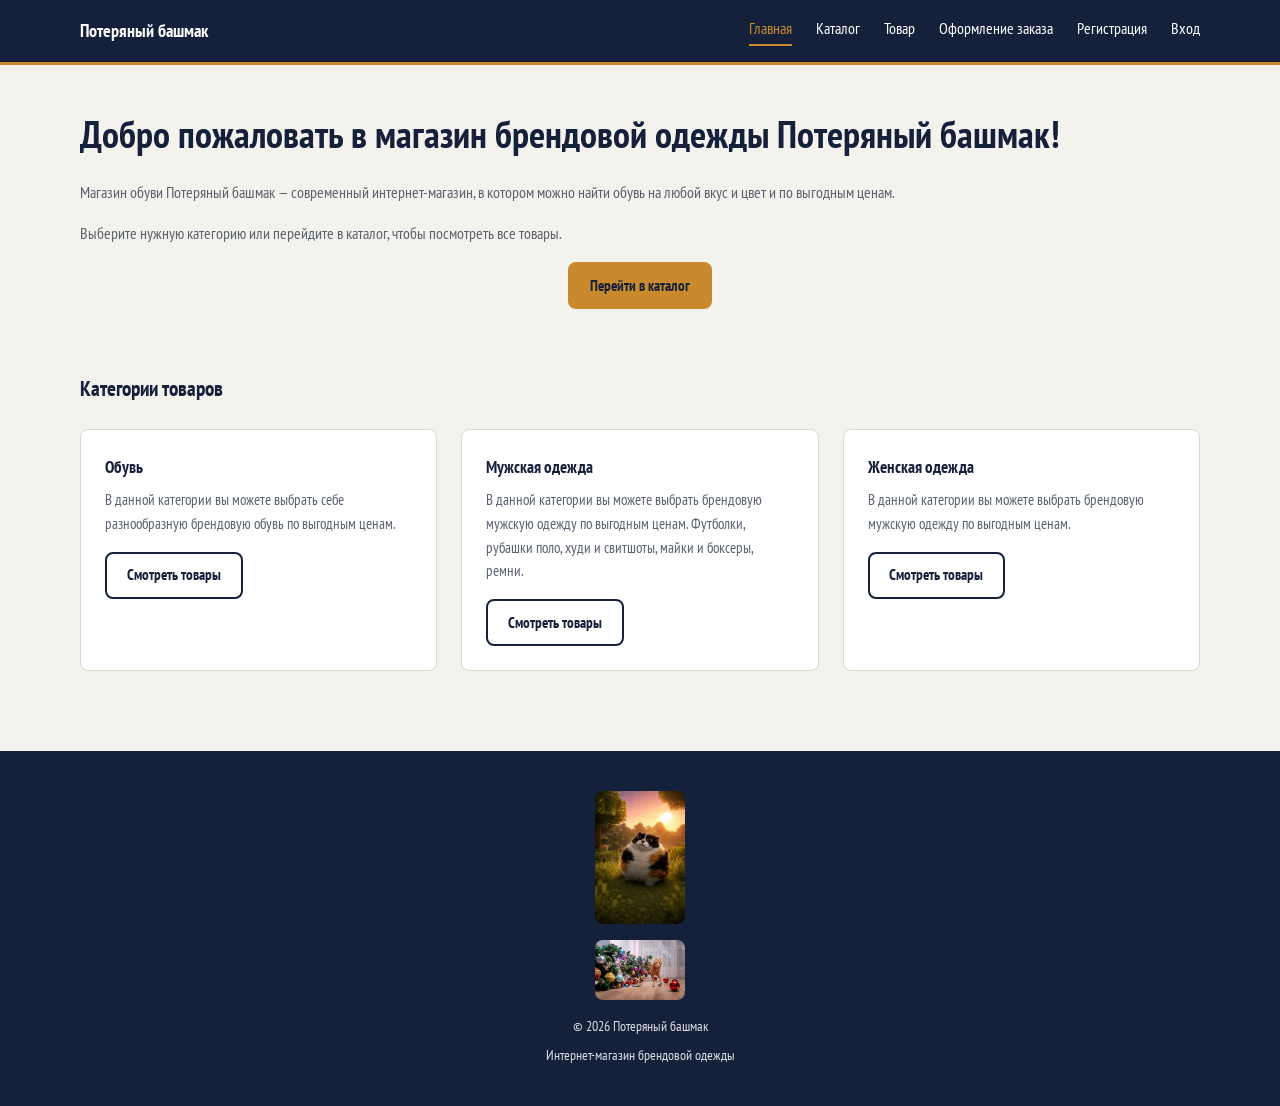
<file: index.html>
<!DOCTYPE html>
<html lang="ru">
<head>
    <meta charset="UTF-8">
    <meta name="viewport" content="width=device-width, initial-scale=1.0">
    <title>Потеряный башмак — интернет-магазин обуви и одежды</title>
    <link rel="preconnect" href="https://fonts.googleapis.com">
    <link rel="preconnect" href="https://fonts.gstatic.com" crossorigin>
    <link rel="stylesheet" href="css/style.css">
</head>
<body>
<header class="site-header">
    <div class="container">
        <div>
            <a href="index.html" class="site-header__logo">Потеряный башмак</a>
        </div>

        <nav class="site-header__nav">
            <a href="index.html" class="site-header__link site-header__link--active">Главная</a>
            <a href="pages/catalog.html" class="site-header__link">Каталог</a>
            <a href="pages/product.html" class="site-header__link">Товар</a>
            <a href="pages/order.html" class="site-header__link">Оформление заказа</a>
            <a href="pages/registration.html" class="site-header__link">Регистрация</a>
            <a href="pages/login.html" class="site-header__link">Вход</a>
        </nav>
    </div>
</header>

<main>
    <section class="hero">
        <div class="container">
            <h1>Добро пожаловать в магазин брендовой одежды Потеряный башмак!</h1>
            <p class="hero__text">
                Магазин обуви Потеряный башмак — современный интернет-магазин,
                в котором можно найти обувь на любой вкус и цвет и по выгодным ценам.
            </p>
            <p class="hero__text">
                Выберите нужную категорию или перейдите
                в каталог, чтобы посмотреть все товары.
            </p>
            <a href="pages/catalog.html" class="btn btn--primary">
                Перейти в каталог
            </a>
        </div>
    </section>

    <section class="categories">
        <div class="container">
            <h2 class="categories__title">Категории товаров</h2>

            <div class="categories__grid">
                <article class="category-card">
                    <h3 class="category-card__title">Обувь</h3>
                    <p class="category-card__text">
                        В данной категории вы можете выбрать себе разнообразную брендовую обувь по выгодным ценам.
                    </p>
                    <a href="pages/catalog.html" class="btn btn--outline">
                        Смотреть товары
                    </a>
                </article>

                <article class="category-card">
                    <h3 class="category-card__title">Мужская одежда</h3>
                    <p class="category-card__text">
                        В данной категории вы можете выбрать брендовую мужскую одежду по выгодным ценам.
                        Футболки, рубашки поло, худи и свитшоты, майки и боксеры, ремни.
                    </p>
                    <a href="pages/catalog.html" class="btn btn--outline">
                        Смотреть товары
                    </a>
                </article>

                <article class="category-card">
                    <h3 class="category-card__title">Женская одежда</h3>
                    <p class="category-card__text">
                        В данной категории вы можете выбрать брендовую мужскую одежду по выгодным ценам.
                    </p>
                    <a href="pages/catalog.html" class="btn btn--outline">
                        Смотреть товары
                    </a>
                </article>
            </div>
        </div>
    </section>
</main>

<footer class="site-footer">
    <div class="container">
        <img src="images/kotost.jpg" alt="Котость" class="site-footer__mascot">
        <img src="images/kotost2.jpg" alt="Котость-новый год" class="site-footer__mascot">
        <p>© 2026 Потеряный башмак</p>
        <p>Интернет-магазин брендовой одежды</p>
    </div>
</footer>
</body>
</html>
</file>
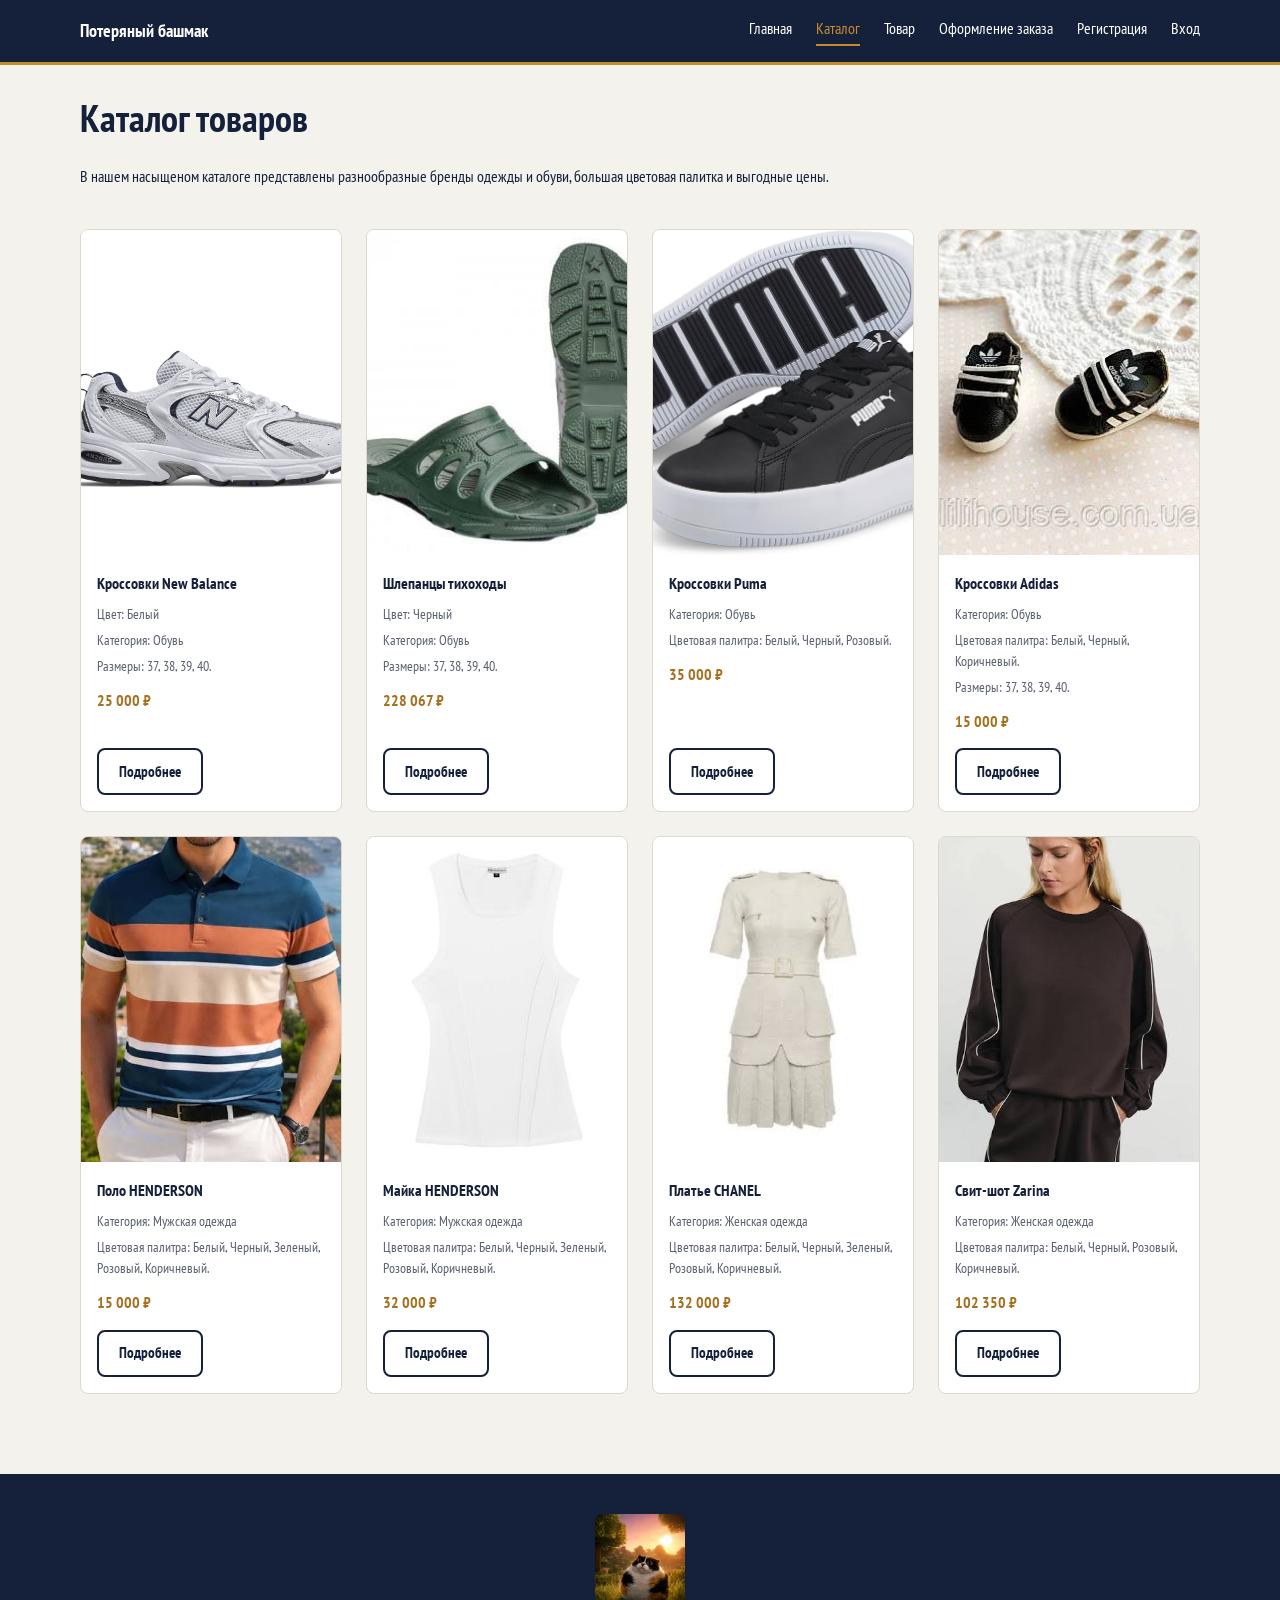
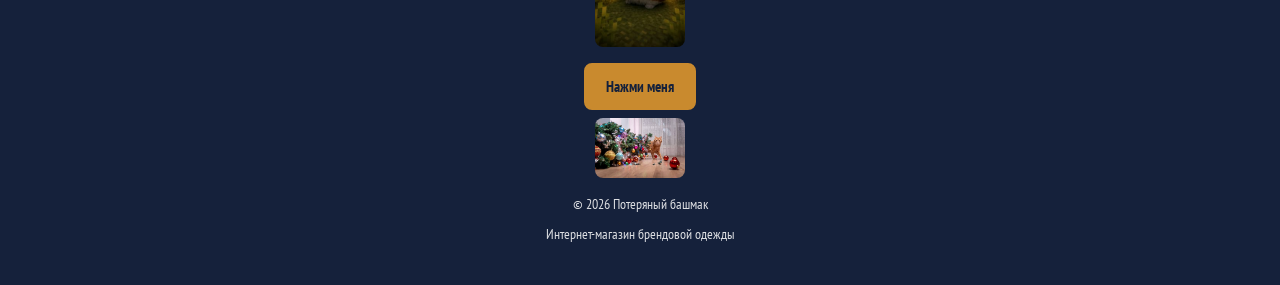
<file: pages/catalog.html>
<!DOCTYPE html>
<html lang="ru">
<head>
    <meta charset="UTF-8">
    <meta name="viewport" content="width=device-width, initial-scale=1.0">
    <title>Каталог товаров — Потеряный башмак</title>
    <link rel="preconnect" href="https://fonts.googleapis.com">
    <link rel="preconnect" href="https://fonts.gstatic.com" crossorigin>
    <link rel="stylesheet" href="../css/style.css">
</head>
<body>
<header class="site-header">
    <div class="container">
        <div>
            <a href="../index.html" class="site-header__logo">Потеряный башмак</a>
        </div>

        <nav class="site-header__nav">
            <a href="../index.html" class="site-header__link">Главная</a>
            <a href="catalog.html" class="site-header__link site-header__link--active">Каталог</a>
            <a href="product.html" class="site-header__link">Товар</a>
            <a href="order.html" class="site-header__link">Оформление заказа</a>
            <a href="registration.html" class="site-header__link">Регистрация</a>
            <a href="login.html" class="site-header__link">Вход</a>
        </nav>
    </div>
</header>

<main>
    <section class="catalog-intro">
        <div class="container">
            <h1>Каталог товаров</h1>
            <p>
                В нашем насыщеном каталоге представлены разнообразные бренды одежды и обуви,
                большая цветовая палитка и выгодные цены.
            </p>
        </div>
    </section>

    <div class="container">
        <div class="catalog__grid">

            <article class="product-tile">
                <img src="../images/new_balance.jpg" alt="Кроссовки New Balance" class="product-tile__image">
                <div class="product-tile__body">
                    <h2 class="product-tile__title">Кроссовки New Balance</h2>
                    <p class="product-tile__meta">Цвет: Белый</p>
                    <p class="product-tile__meta">Категория: Обувь</p>
                    <p class="product-tile__meta">Размеры: 37, 38, 39, 40.</p>
                    <p class="product-tile__price">25 000 ₽</p>
                    <a href="product.html#new-balance" class="btn btn--outline product-tile__link">Подробнее</a>
                </div>
            </article>

            <article class="product-tile">
                <img src="../images/arm.jpg" alt="Шлепанцы тихоходы" class="product-tile__image">
                <div class="product-tile__body">
                    <h2 class="product-tile__title">Шлепанцы тихоходы</h2>
                    <p class="product-tile__meta">Цвет: Черный</p>
                    <p class="product-tile__meta">Категория: Обувь</p>
                    <p class="product-tile__meta">Размеры: 37, 38, 39, 40.</p>
                    <p class="product-tile__price">228 067 ₽</p>
                    <a href="product.html#tihohod" class="btn btn--outline product-tile__link">Подробнее</a>
                </div>
            </article>

            <article class="product-tile">
                <img src="../images/puma.jpg" alt="Кроссовки Puma" class="product-tile__image">
                <div class="product-tile__body">
                    <h2 class="product-tile__title">Кроссовки Puma</h2>
                    <p class="product-tile__meta">Категория: Обувь</p>
                    <p class="product-tile__meta">Цветовая палитра: Белый, Черный, Розовый.</p>
                    <p class="product-tile__price">35 000 ₽</p>
                    <a href="product.html#puma" class="btn btn--outline product-tile__link">Подробнее</a>
                </div>
            </article>

            <article class="product-tile">
                <img src="../images/adidas.jpg" alt="Кроссовки Adidas" class="product-tile__image">
                <div class="product-tile__body">
                    <h2 class="product-tile__title">Кроссовки Adidas</h2>
                    <p class="product-tile__meta">Категория: Обувь</p>
                    <p class="product-tile__meta">Цветовая палитра: Белый, Черный, Коричневый.</p>
                    <p class="product-tile__meta">Размеры: 37, 38, 39, 40.</p>
                    <p class="product-tile__price">15 000 ₽</p>
                    <a href="product.html#adidas" class="btn btn--outline product-tile__link">Подробнее</a>
                </div>
            </article>

            <article class="product-tile">
                <img src="../images/HENDERSON.jpg" alt="Поло HENDERSON" class="product-tile__image">
                <div class="product-tile__body">
                    <h2 class="product-tile__title">Поло HENDERSON</h2>
                    <p class="product-tile__meta">Категория: Мужская одежда</p>
                    <p class="product-tile__meta">Цветовая палитра: Белый, Черный, Зеленый, Розовый, Коричневый.</p>
                    <p class="product-tile__price">15 000 ₽</p>
                    <a href="product.html#henderson-polo" class="btn btn--outline product-tile__link">Подробнее</a>
                </div>
            </article>

            <article class="product-tile">
                <img src="../images/HENDERSON2.jpg" alt="Майка HENDERSON" class="product-tile__image">
                <div class="product-tile__body">
                    <h2 class="product-tile__title">Майка HENDERSON</h2>
                    <p class="product-tile__meta">Категория: Мужская одежда</p>
                    <p class="product-tile__meta">Цветовая палитра: Белый, Черный, Зеленый, Розовый, Коричневый.</p>
                    <p class="product-tile__price">32 000 ₽</p>
                    <a href="product.html#henderson-tank" class="btn btn--outline product-tile__link">Подробнее</a>
                </div>
            </article>

            <article class="product-tile">
                <img src="../images/CHANEL.jpg" alt="Платье CHANEL" class="product-tile__image">
                <div class="product-tile__body">
                    <h2 class="product-tile__title">Платье CHANEL</h2>
                    <p class="product-tile__meta">Категория: Женская одежда</p>
                    <p class="product-tile__meta">Цветовая палитра: Белый, Черный, Зеленый, Розовый, Коричневый.</p>
                    <p class="product-tile__price">132 000 ₽</p>
                    <a href="product.html#chanel" class="btn btn--outline product-tile__link">Подробнее</a>
                </div>
            </article>

            <article class="product-tile">
                <img src="../images/ZARINA.jpg" alt="Свит-шот Zarina" class="product-tile__image">
                <div class="product-tile__body">
                    <h2 class="product-tile__title">Свит-шот Zarina</h2>
                    <p class="product-tile__meta">Категория: Женская одежда</p>
                    <p class="product-tile__meta">Цветовая палитра: Белый, Черный, Розовый, Коричневый.</p>
                    <p class="product-tile__price">102 350 ₽</p>
                    <a href="product.html#zarina" class="btn btn--outline product-tile__link">Подробнее</a>
                </div>
            </article>

        </div>
    </div>
</main>

<footer class="site-footer">
    <div class="container">
        <img src="../images/kotost.jpg" alt="Котость" class="site-footer__mascot">
         <details class="footer-spoiler">
    <summary class="btn btn--primary">Нажми меня</summary>
    <img src="../images/my-animation.gif" alt="Анимация" class="site-footer__mascot">
</details>
        <img src="../images/kotost2.jpg" alt="Котость" class="site-footer__mascot">
        <p>© 2026 Потеряный башмак</p>
        <p>Интернет-магазин брендовой одежды</p>
    </div>
</footer>
</body>
</html>
</file>
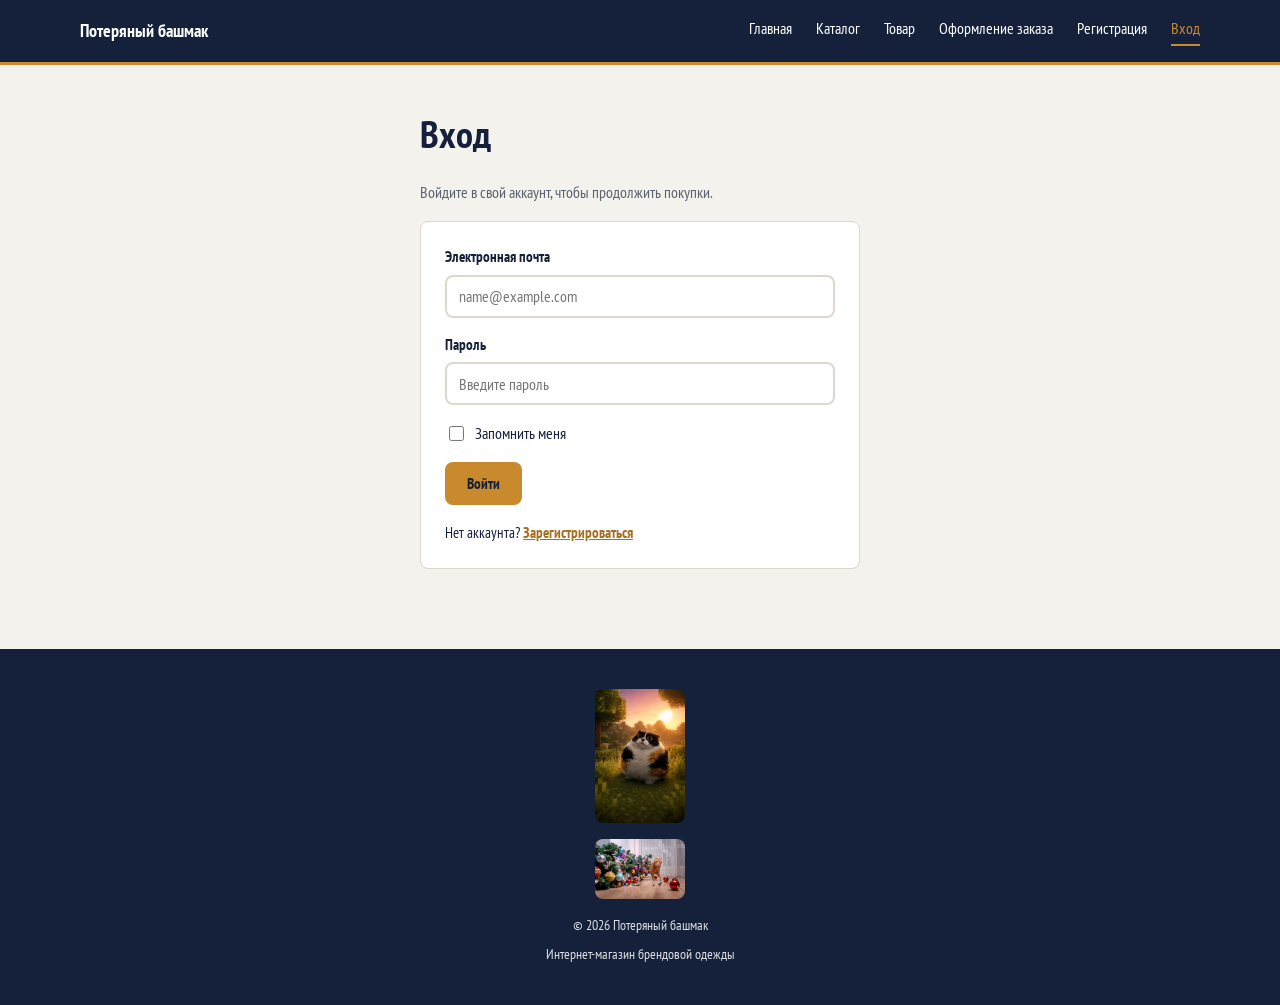
<file: pages/login.html>
<!DOCTYPE html>
<html lang="ru">
<head>
    <meta charset="UTF-8">
    <meta name="viewport" content="width=device-width, initial-scale=1.0">
    <title>Вход — Потеряный башмак</title>
    <link rel="preconnect" href="https://fonts.googleapis.com">
    <link rel="preconnect" href="https://fonts.gstatic.com" crossorigin>
    <link rel="stylesheet" href="../css/style.css">
</head>
<body>
<header class="site-header">
    <div class="container">
        <div>
            <a href="../index.html" class="site-header__logo">Потеряный башмак</a>
        </div>

        <nav class="site-header__nav">
            <a href="../index.html" class="site-header__link">Главная</a>
            <a href="catalog.html" class="site-header__link">Каталог</a>
            <a href="product.html" class="site-header__link">Товар</a>
            <a href="order.html" class="site-header__link">Оформление заказа</a>
            <a href="registration.html" class="site-header__link">Регистрация</a>
            <a href="login.html" class="site-header__link site-header__link--active">Вход</a>
        </nav>
    </div>
</header>

<main>
    <section class="page-form page-form--narrow">
        <div class="container">
            <h1>Вход</h1>
            <p class="page-form__lead">Войдите в свой аккаунт, чтобы продолжить покупки.</p>

            <form class="form" action="#" method="post">
                <div class="form__row">
                    <label class="form__label" for="email">Электронная почта</label>
                    <input class="form__input" type="email" id="email" name="email"
                           placeholder="name@example.com" required autocomplete="email">
                </div>

                <div class="form__row">
                    <label class="form__label" for="password">Пароль</label>
                    <input class="form__input" type="password" id="password" name="password"
                           placeholder="Введите пароль" required autocomplete="current-password">
                </div>

                <label class="form__choice form__choice--block">
                    <input type="checkbox" name="remember" value="yes">
                    Запомнить меня
                </label>

                <div class="form__actions">
                    <button type="submit" class="btn btn--primary">Войти</button>
                </div>
                <p class="form__link">Нет аккаунта? <a href="registration.html">Зарегистрироваться</a></p>
            </form>
        </div>
    </section>
</main>

<footer class="site-footer">
    <div class="container">
        <img src="../images/kotost.jpg" alt="Котость" class="site-footer__mascot">
        <img src="../images/kotost2.jpg" alt="Котость" class="site-footer__mascot">
        <p>© 2026 Потеряный башмак</p>
        <p>Интернет-магазин брендовой одежды</p>
    </div>
</footer>
</body>
</html>
</file>
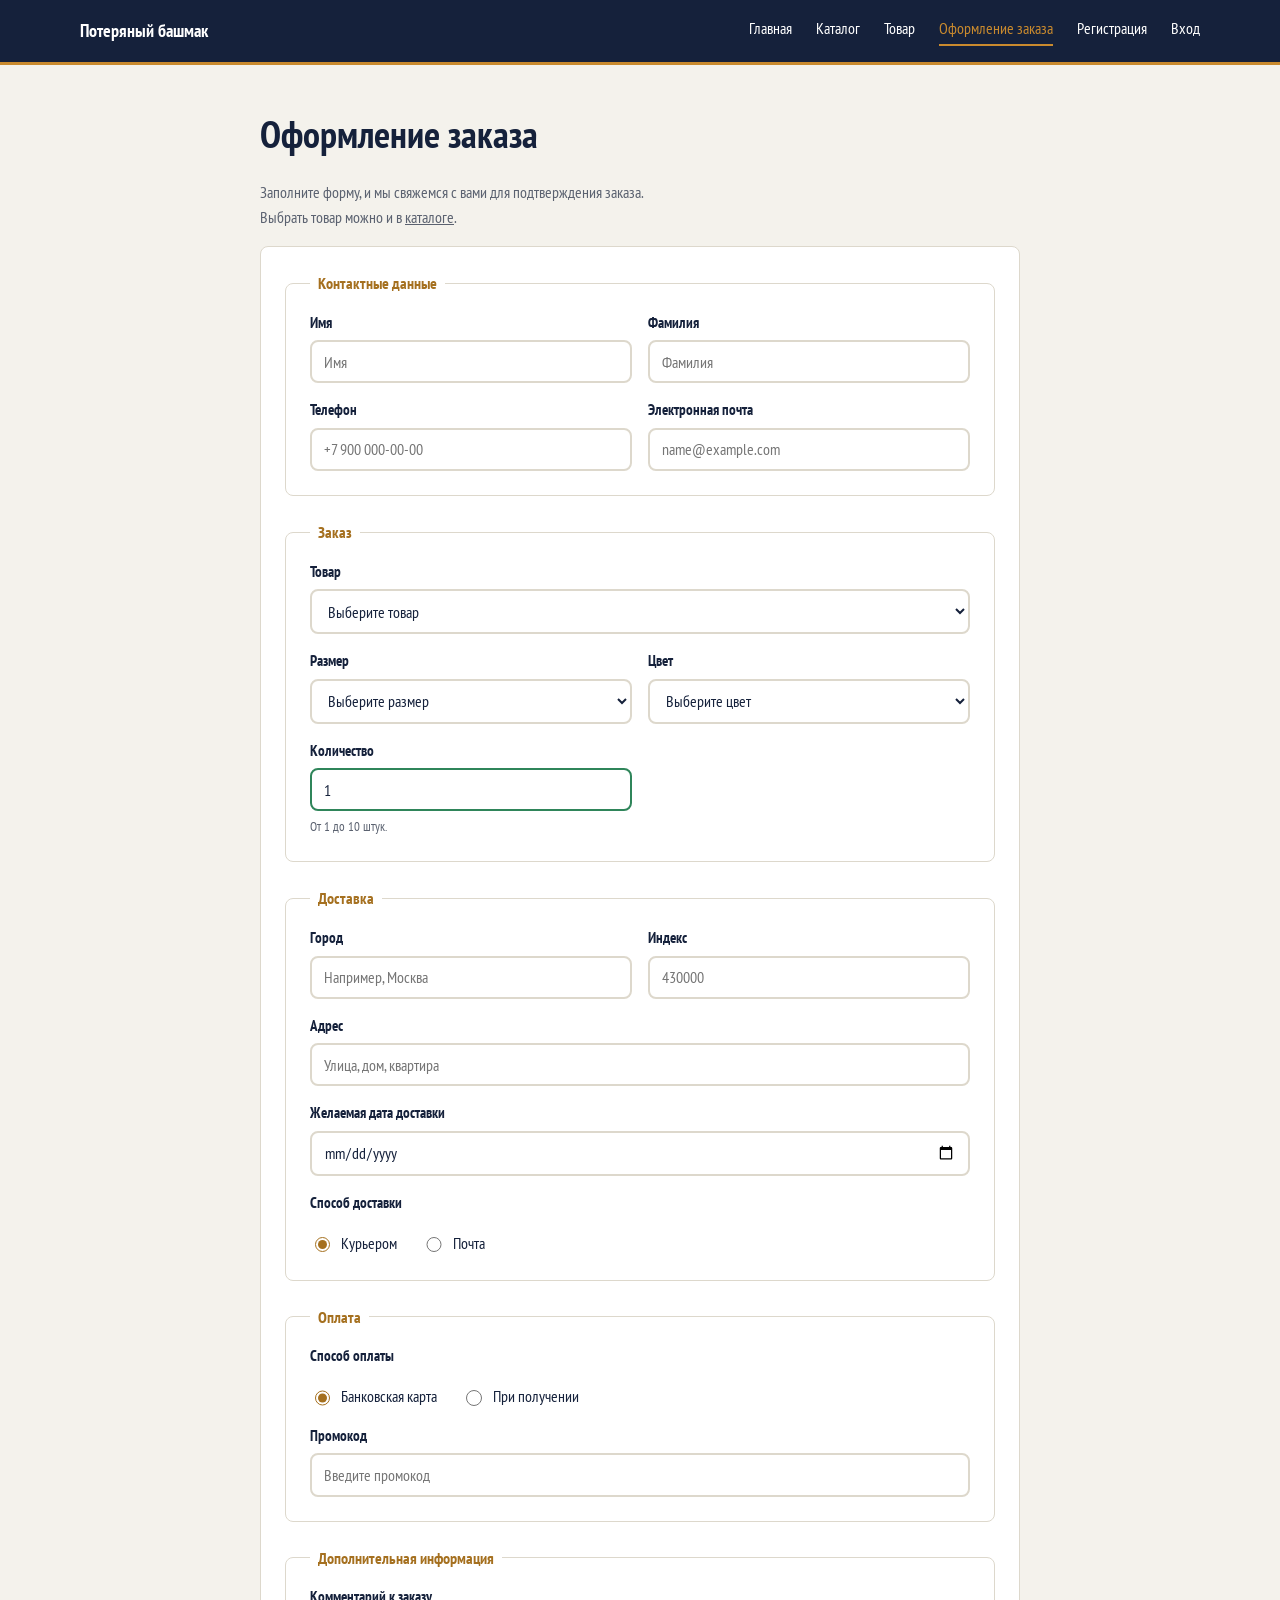
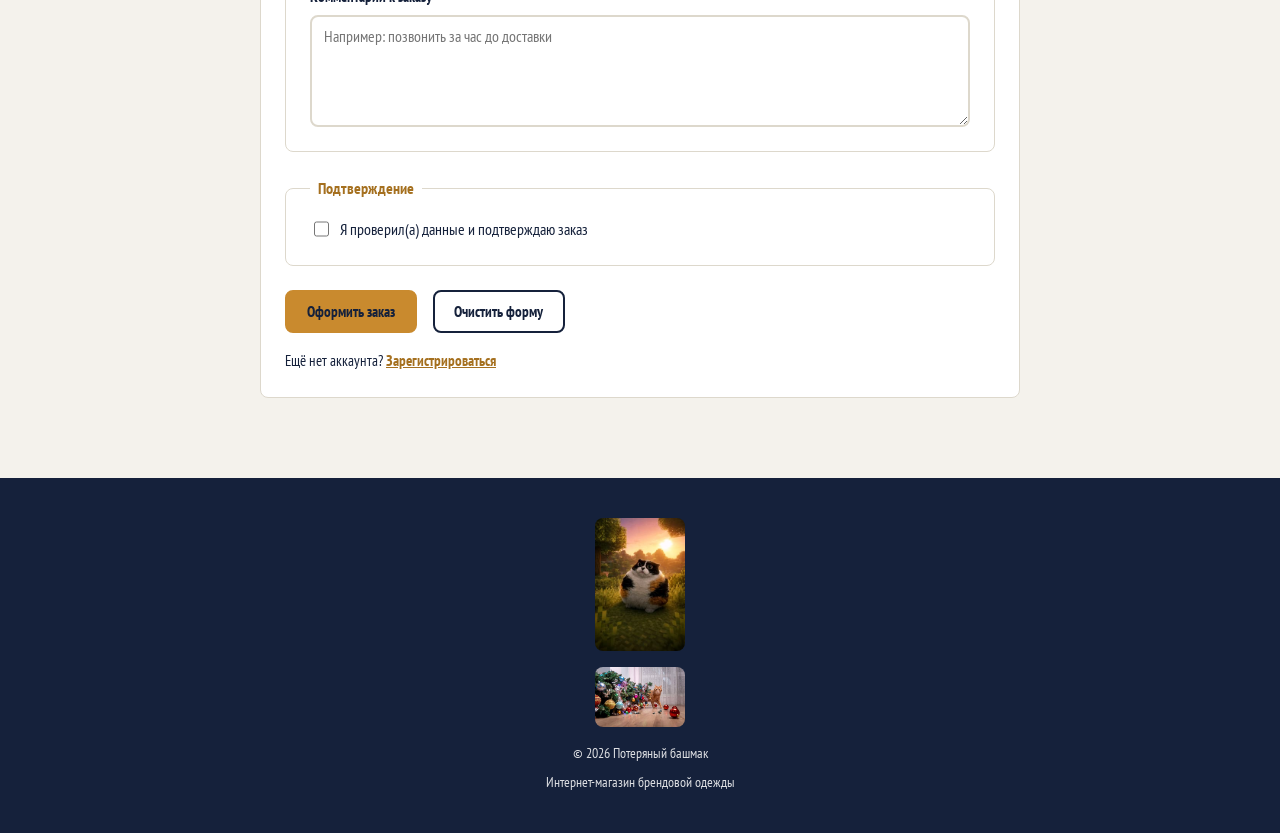
<file: pages/order.html>
<!DOCTYPE html>
<html lang="ru">
<head>
    <meta charset="UTF-8">
    <meta name="viewport" content="width=device-width, initial-scale=1.0">
    <title>Оформление заказа — Потеряный башмак</title>
    <link rel="preconnect" href="https://fonts.googleapis.com">
    <link rel="preconnect" href="https://fonts.gstatic.com" crossorigin>
    <link rel="stylesheet" href="../css/style.css">
</head>
<body>
<header class="site-header">
    <div class="container">
        <div>
            <a href="../index.html" class="site-header__logo">Потеряный башмак</a>
        </div>

        <nav class="site-header__nav">
            <a href="../index.html" class="site-header__link">Главная</a>
            <a href="catalog.html" class="site-header__link">Каталог</a>
            <a href="product.html" class="site-header__link">Товар</a>
            <a href="order.html" class="site-header__link site-header__link--active">Оформление заказа</a>
            <a href="registration.html" class="site-header__link">Регистрация</a>
            <a href="login.html" class="site-header__link">Вход</a>
        </nav>
    </div>
</header>

<main>
    <section class="page-form page-form--wide">
        <div class="container">
            <h1>Оформление заказа</h1>
            <p class="page-form__lead">
                Заполните форму, и мы свяжемся с вами для подтверждения заказа.
                Выбрать товар можно и в <a href="catalog.html">каталоге</a>.
            </p>

            <form class="form" action="#" method="post">

                <fieldset class="form__fieldset">
                    <legend class="form__legend">Контактные данные</legend>
                    <div class="form__grid">
                        <div class="form__row">
                            <label class="form__label" for="first-name">Имя</label>
                            <input class="form__input" type="text" id="first-name" name="first-name"
                                   placeholder="Имя" required minlength="2" autocomplete="given-name">
                        </div>
                        <div class="form__row">
                            <label class="form__label" for="last-name">Фамилия</label>
                            <input class="form__input" type="text" id="last-name" name="last-name"
                                   placeholder="Фамилия" required minlength="2" autocomplete="family-name">
                        </div>
                        <div class="form__row">
                            <label class="form__label" for="phone">Телефон</label>
                            <input class="form__input" type="tel" id="phone" name="phone"
                                   placeholder="+7 900 000-00-00" required
                                   pattern="[+]?[0-9\s()\-]{10,18}" autocomplete="tel">
                        </div>
                        <div class="form__row">
                            <label class="form__label" for="email">Электронная почта</label>
                            <input class="form__input" type="email" id="email" name="email"
                                   placeholder="name@example.com" required autocomplete="email">
                        </div>
                    </div>
                </fieldset>

                <fieldset class="form__fieldset">
                    <legend class="form__legend">Заказ</legend>

                    <div class="form__row">
                        <label class="form__label" for="product">Товар</label>
                        <select class="form__select" id="product" name="product" required>
                            <option value="">Выберите товар</option>
                            <optgroup label="Обувь">
                                <option value="new-balance">Кроссовки New Balance — 25 000 ₽</option>
                                <option value="puma">Кроссовки Puma — 35 000 ₽</option>
                                <option value="adidas">Кроссовки Adidas — 15 000 ₽</option>
                                <option value="tihohod">Шлепанцы тихоходы — 228 067 ₽</option>
                            </optgroup>
                            <optgroup label="Мужская одежда">
                                <option value="henderson-polo">Поло HENDERSON — 15 000 ₽</option>
                                <option value="henderson-tank">Майка HENDERSON — 32 000 ₽</option>
                            </optgroup>
                            <optgroup label="Женская одежда">
                                <option value="chanel">Платье CHANEL — 132 000 ₽</option>
                                <option value="zarina">Свит-шот Zarina — 102 350 ₽</option>
                            </optgroup>
                        </select>
                    </div>

                    <div class="form__grid">
                        <div class="form__row">
                            <label class="form__label" for="size">Размер</label>
                            <select class="form__select" id="size" name="size" required>
                                <option value="">Выберите размер</option>
                                <optgroup label="Обувь">
                                    <option value="37">37</option>
                                    <option value="38">38</option>
                                    <option value="39">39</option>
                                    <option value="40">40</option>
                                </optgroup>
                                <optgroup label="Одежда">
                                    <option value="S">S</option>
                                    <option value="M">M</option>
                                    <option value="L">L</option>
                                    <option value="XL">XL</option>
                                </optgroup>
                            </select>
                        </div>
                        <div class="form__row">
                            <label class="form__label" for="color">Цвет</label>
                            <select class="form__select" id="color" name="color" required>
                                <option value="">Выберите цвет</option>
                                <option value="white">Белый</option>
                                <option value="black">Чёрный</option>
                                <option value="gray">Серый</option>
                                <option value="pink">Розовый</option>
                                <option value="green">Зелёный</option>
                                <option value="brown">Коричневый</option>
                            </select>
                        </div>
                        <div class="form__row">
                            <label class="form__label" for="quantity">Количество</label>
                            <input class="form__input" type="number" id="quantity" name="quantity"
                                   min="1" max="10" value="1" required>
                            <p class="form__hint">От 1 до 10 штук.</p>
                        </div>
                    </div>
                </fieldset>

                <fieldset class="form__fieldset">
                    <legend class="form__legend">Доставка</legend>

                    <div class="form__grid">
                        <div class="form__row">
                            <label class="form__label" for="city">Город</label>
                            <input class="form__input" type="text" id="city" name="city"
                                   placeholder="Например, Москва" required minlength="2" autocomplete="address-level2">
                        </div>
                        <div class="form__row">
                            <label class="form__label" for="postal-code">Индекс</label>
                            <input class="form__input" type="text" id="postal-code" name="postal-code"
                                   placeholder="430000" pattern="[0-9]{6}" maxlength="6" inputmode="numeric"
                                   autocomplete="postal-code">
                        </div>
                    </div>

                    <div class="form__row">
                        <label class="form__label" for="address">Адрес</label>
                        <input class="form__input" type="text" id="address" name="address"
                               placeholder="Улица, дом, квартира" required minlength="5" autocomplete="street-address">
                    </div>

                    <div class="form__row">
                        <label class="form__label" for="delivery-date">Желаемая дата доставки</label>
                        <input class="form__input" type="date" id="delivery-date" name="delivery-date">
                    </div>

                    <p class="form__label">Способ доставки</p>
                    <div class="form__choices">
                        <label class="form__choice">
                            <input type="radio" name="delivery" value="courier" checked>
                            Курьером
                        </label>

                        <label class="form__choice">
                            <input type="radio" name="delivery" value="post">
                            Почта
                        </label>
                    </div>
                </fieldset>

                <fieldset class="form__fieldset">
                    <legend class="form__legend">Оплата</legend>

                    <p class="form__label">Способ оплаты</p>
                    <div class="form__choices">
                        <label class="form__choice">
                            <input type="radio" name="payment" value="card" checked>
                            Банковская карта
                        </label>
                        <label class="form__choice">
                            <input type="radio" name="payment" value="cash">
                            При получении
                        </label>
                    </div>

                    <div class="form__row">
                        <label class="form__label" for="promo">Промокод</label>
                        <input class="form__input" type="text" id="promo" name="promo"
                               placeholder="Введите промокод" maxlength="20">
                    </div>
                </fieldset>

                <fieldset class="form__fieldset">
                    <legend class="form__legend">Дополнительная информация</legend>
                    <div class="form__row">
                        <label class="form__label" for="comment">Комментарий к заказу</label>
                        <textarea class="form__textarea" id="comment" name="comment"
                                  placeholder="Например: позвонить за час до доставки" maxlength="500"></textarea>
                    </div>
                </fieldset>

                <fieldset class="form__fieldset">
                    <legend class="form__legend">Подтверждение</legend>
                    <label class="form__choice form__choice--block">
                        <input type="checkbox" name="confirm" value="yes" required>
                        Я проверил(а) данные и подтверждаю заказ
                    </label>
                </fieldset>

                <div class="form__actions">
                    <button type="submit" class="btn btn--primary">Оформить заказ</button>
                    <button type="reset" class="btn btn--outline">Очистить форму</button>
                </div>
                <p class="form__link">Ещё нет аккаунта? <a href="registration.html">Зарегистрироваться</a></p>
            </form>
        </div>
    </section>

    <script>
        
        var id = new URLSearchParams(location.search).get('product');
        var select = document.getElementById('product');
        if (id && select.querySelector('option[value="' + id + '"]')) select.value = id;
    </script>
</main>

<footer class="site-footer">
    <div class="container">
        <img src="../images/kotost.jpg" alt="Котость" class="site-footer__mascot">
        <img src="../images/kotost2.jpg" alt="Котость" class="site-footer__mascot">
        <p>© 2026 Потеряный башмак</p>
        <p>Интернет-магазин брендовой одежды</p>
    </div>
</footer>
</body>
</html>
</file>
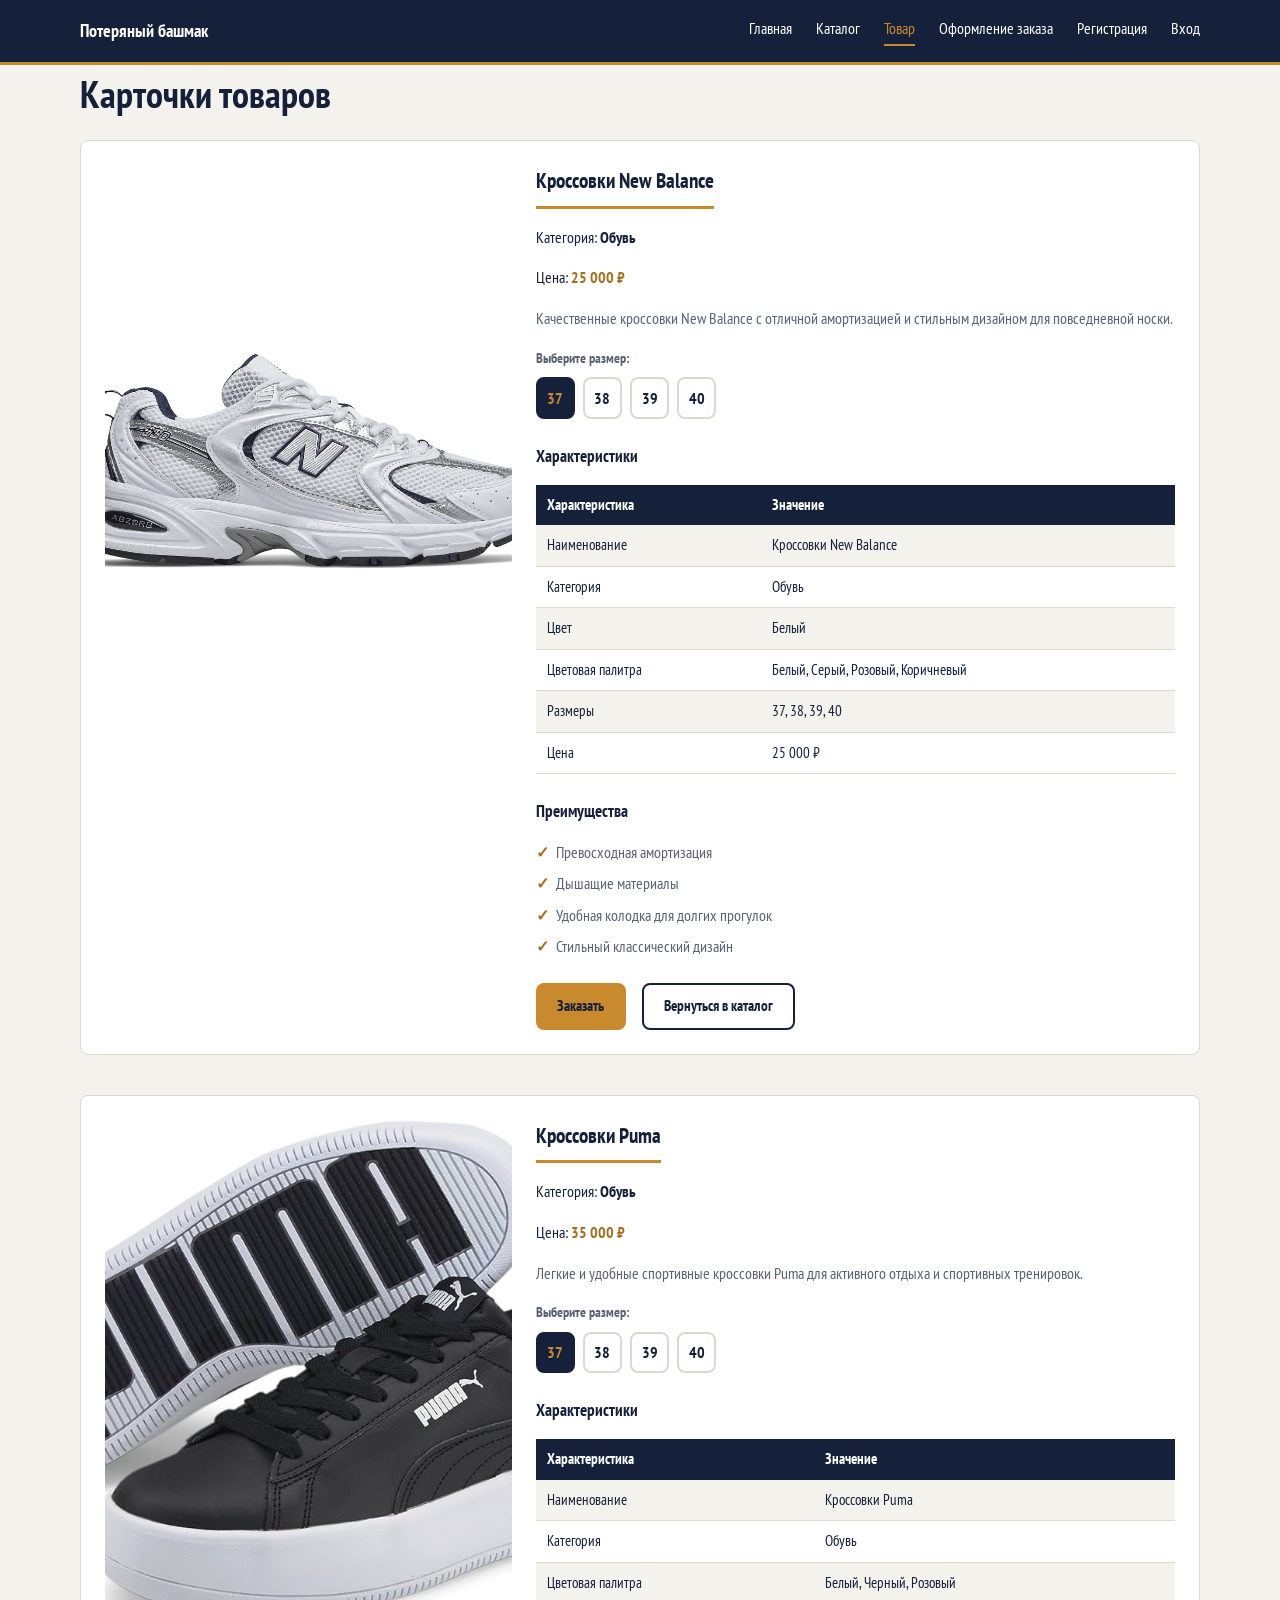
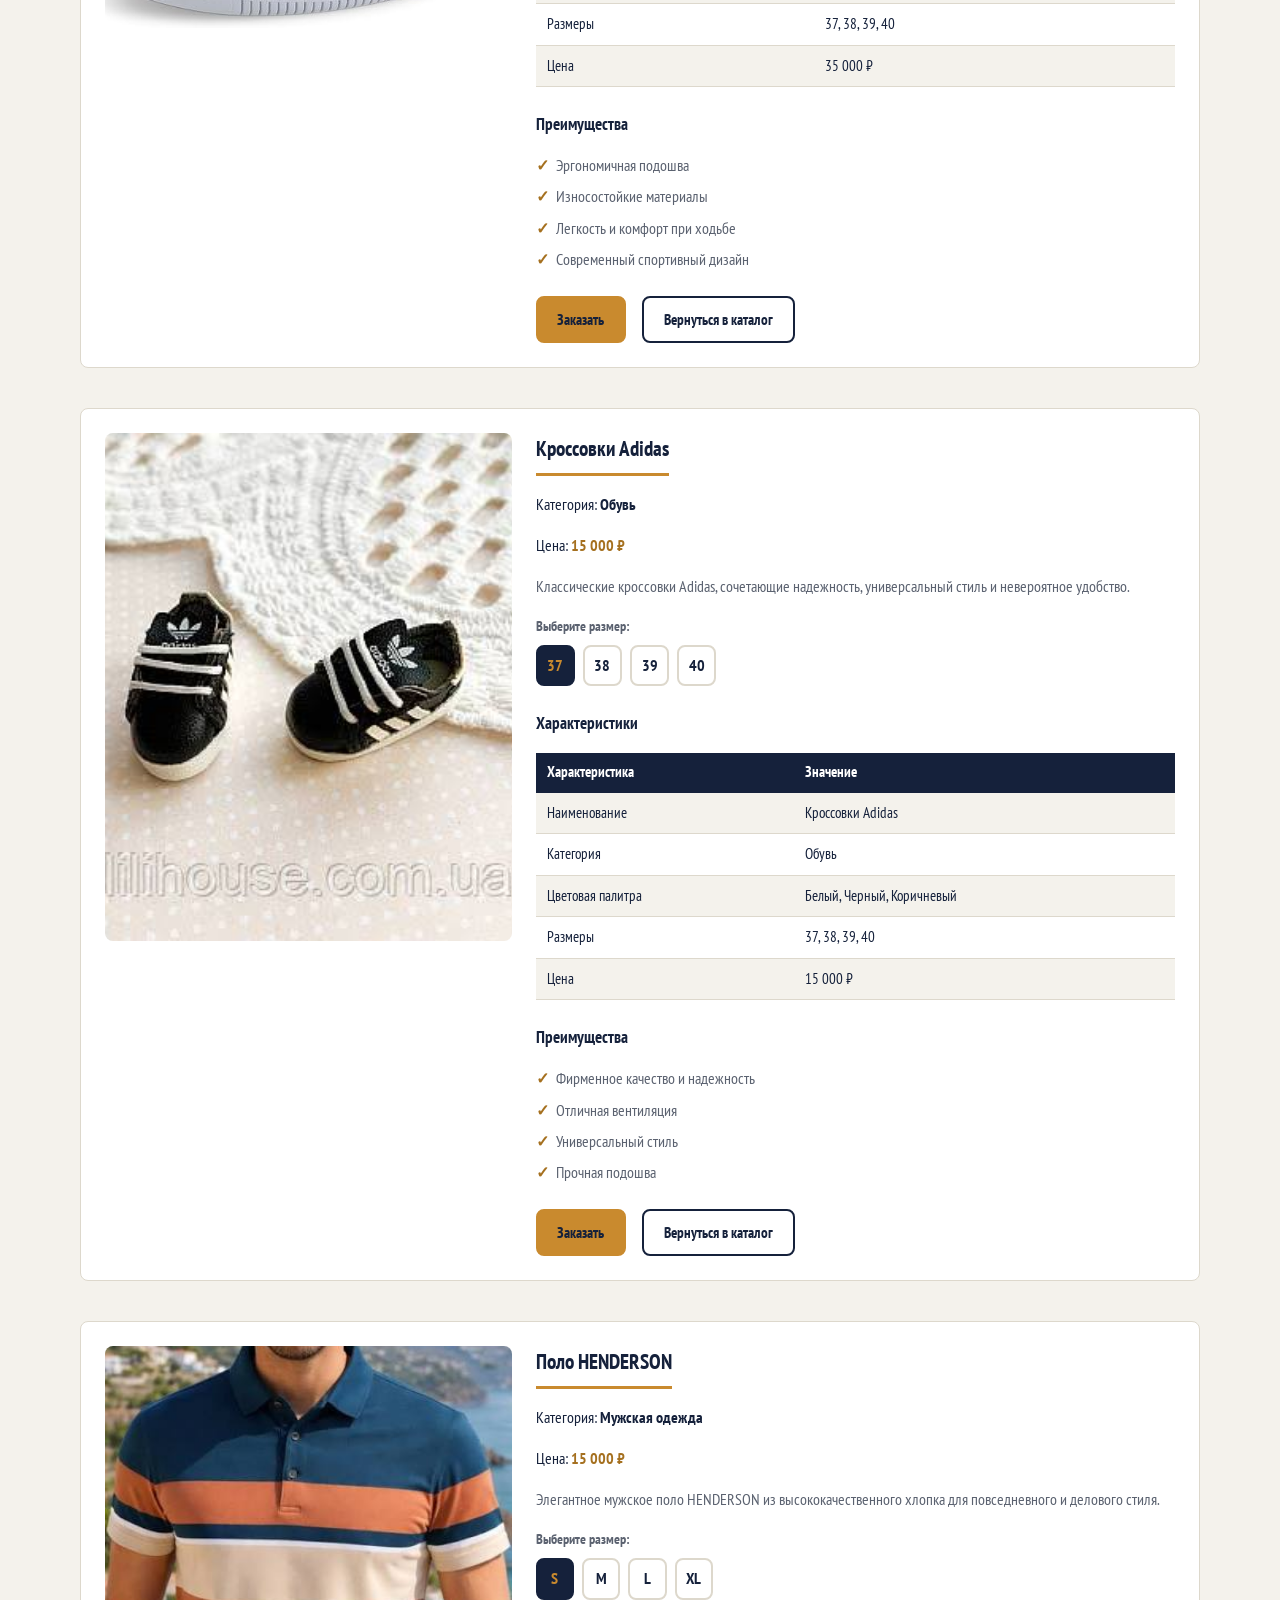
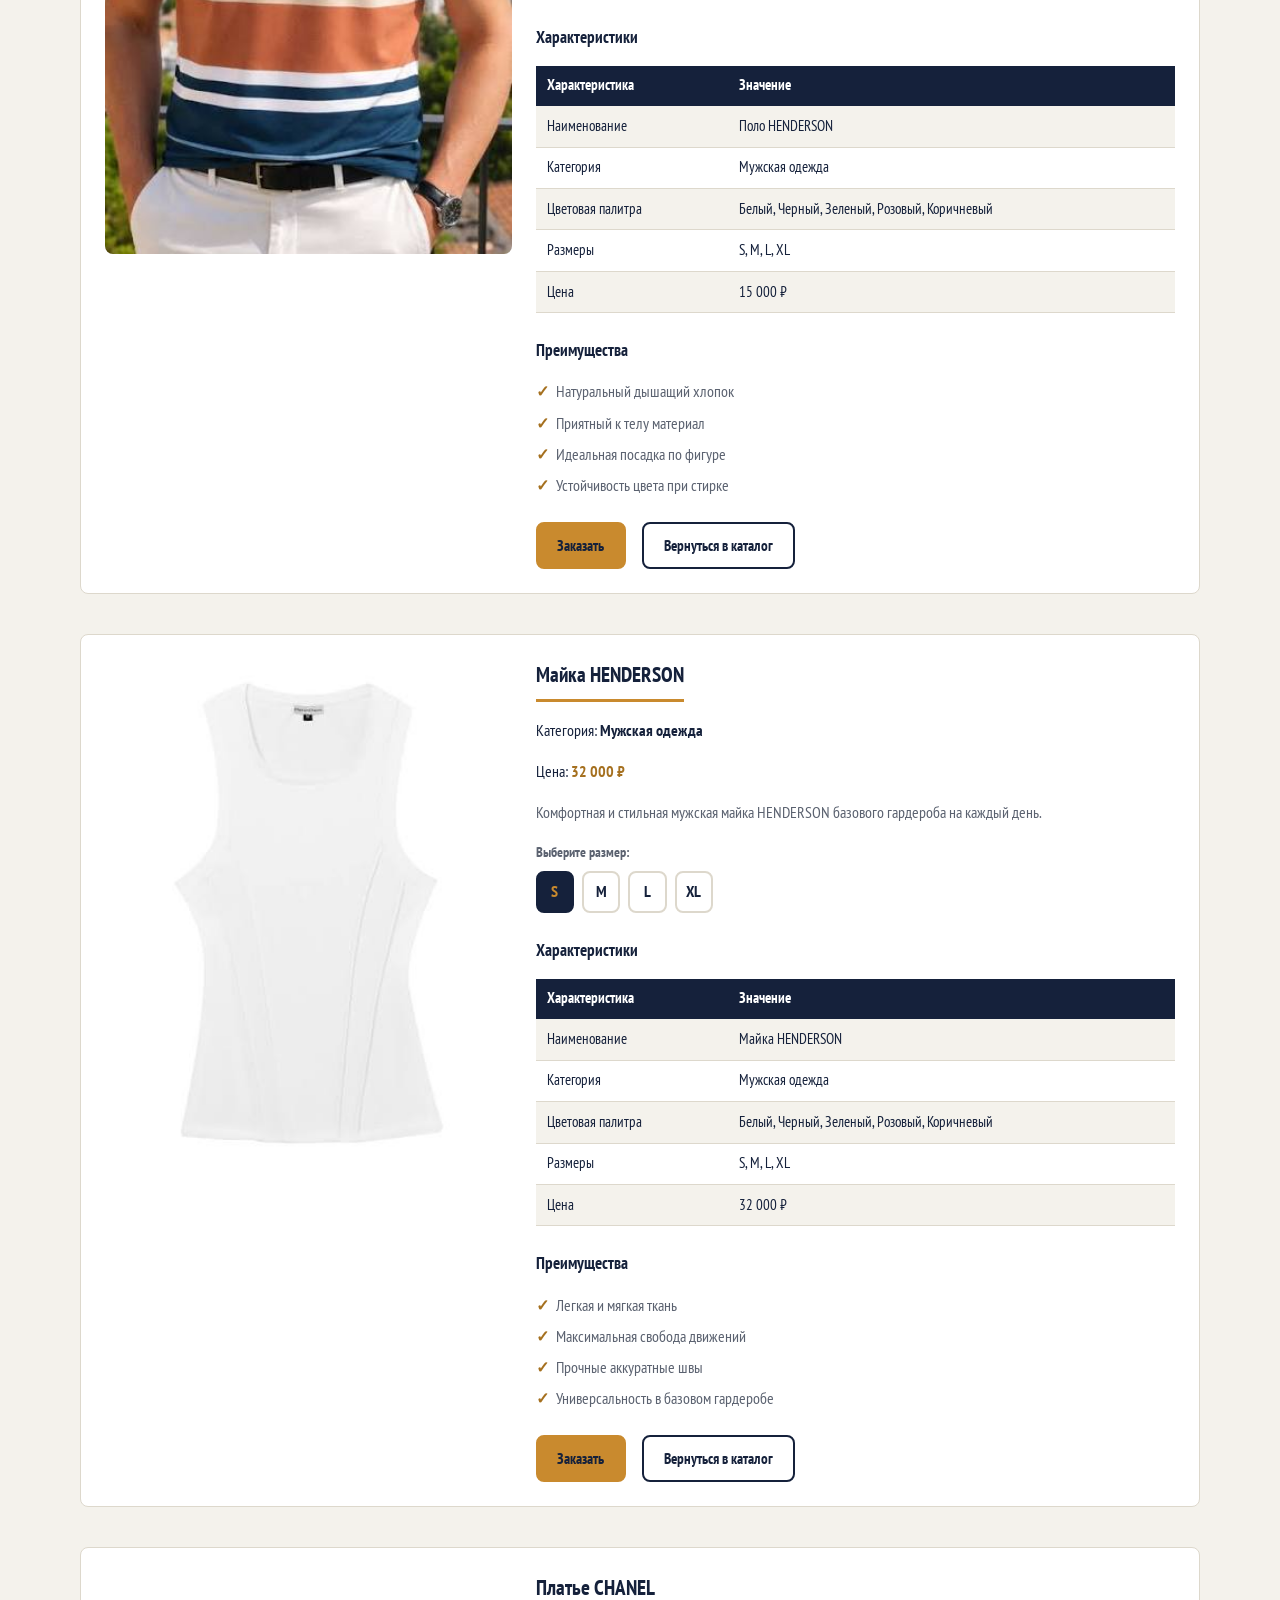
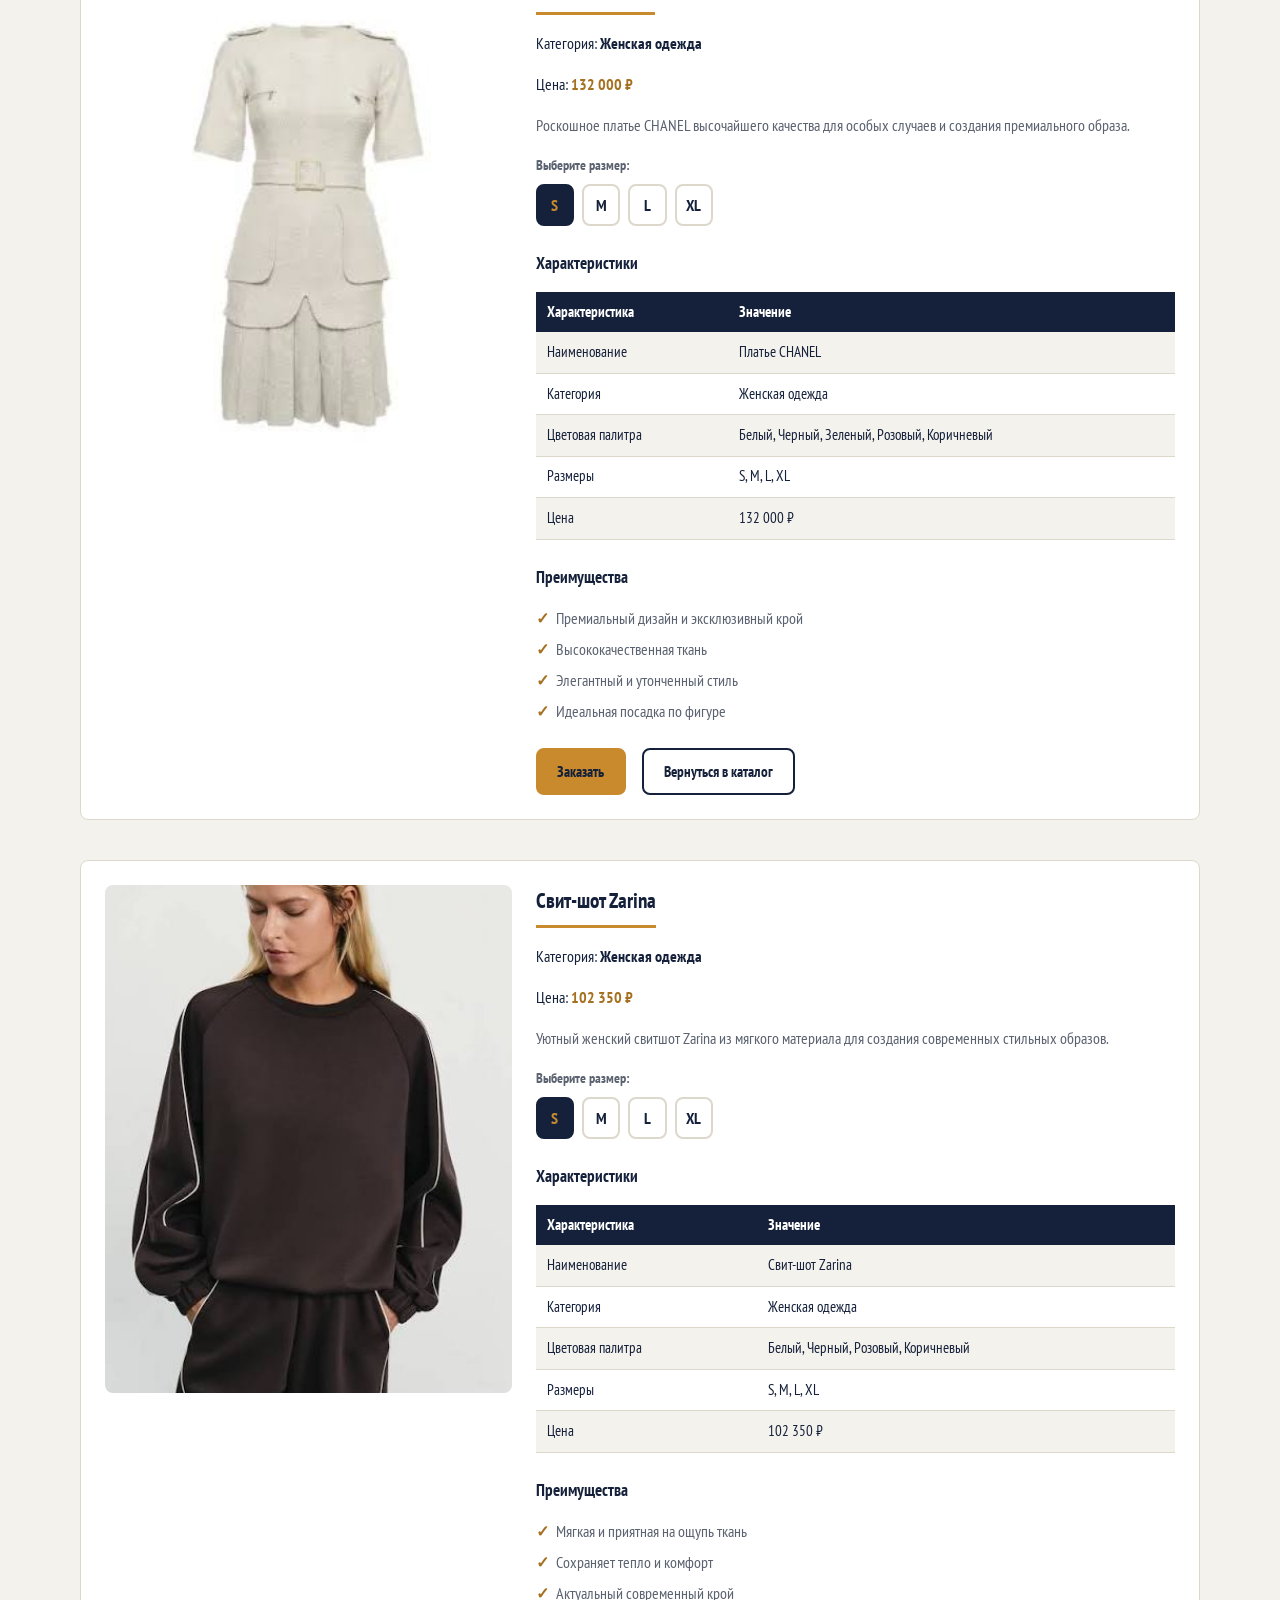
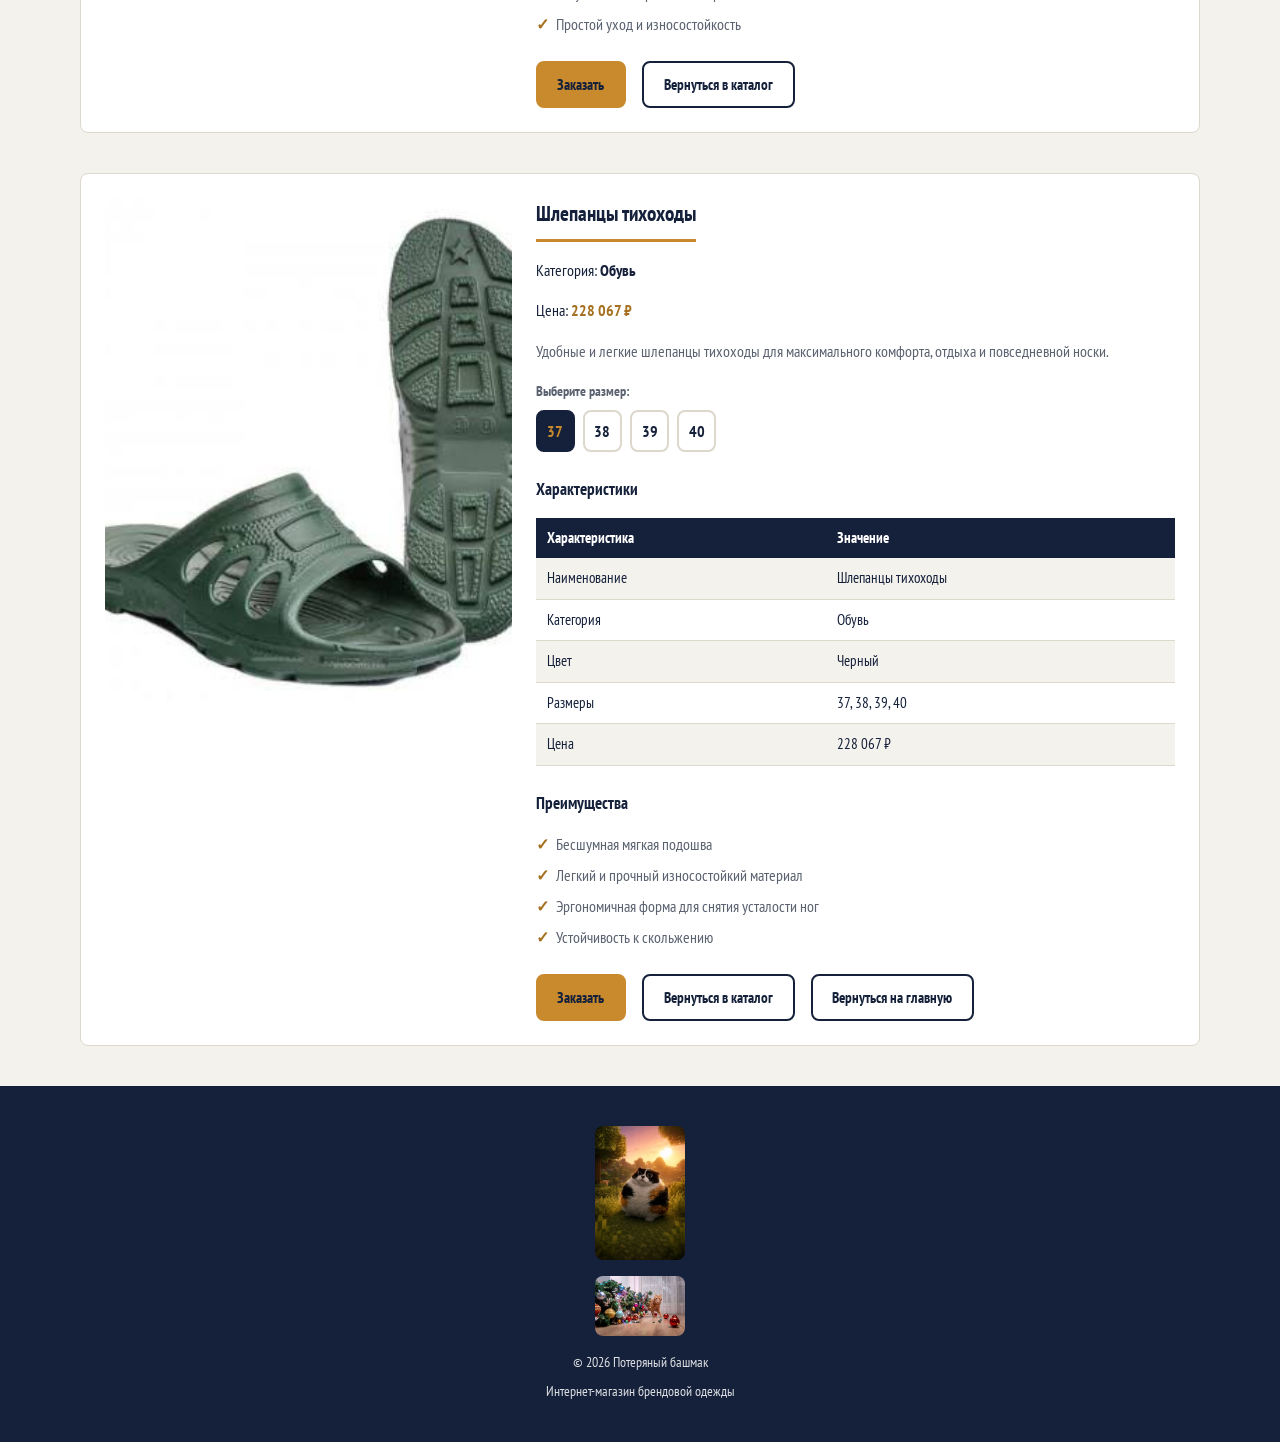
<file: pages/product.html>
<!DOCTYPE html>
<html lang="ru">
<head>
    <meta charset="UTF-8">
    <meta name="viewport" content="width=device-width, initial-scale=1.0">
    <title>Товары — Потеряный башмак</title>
    <link rel="preconnect" href="https://fonts.googleapis.com">
    <link rel="preconnect" href="https://fonts.gstatic.com" crossorigin>
    <link rel="stylesheet" href="../css/style.css">
</head>
<body>

<header class="site-header">
    <div class="container">
        <div>
            <a href="../index.html" class="site-header__logo">Потеряный башмак</a>
        </div>
        <nav class="site-header__nav">
            <a href="../index.html" class="site-header__link">Главная</a>
            <a href="catalog.html" class="site-header__link">Каталог</a>
            <a href="product.html" class="site-header__link site-header__link--active">Товар</a>
            <a href="order.html" class="site-header__link">Оформление заказа</a>
            <a href="registration.html" class="site-header__link">Регистрация</a>
            <a href="login.html" class="site-header__link">Вход</a>
        </nav>
    </div>
</header>

<main>
    <div class="container">
        <h1>Карточки товаров</h1>

        <article class="product-card" id="new-balance">
            <div class="product-card__media">
                <img src="../images/new_balance.jpg" alt="Кроссовки New Balance" class="product-card__image">
            </div>
            <div class="product-card__body">
                <h2 class="product-card__title">Кроссовки New Balance</h2>
                <p class="product-card__category">Категория: <strong>Обувь</strong></p>
                <p class="product-card__price">Цена: <strong>25 000 ₽</strong></p>
                <p class="product-card__desc">Качественные кроссовки New Balance с отличной амортизацией и стильным дизайном для повседневной носки.</p>

                <div class="size-switcher">
                    <span class="size-switcher__label">Выберите размер:</span>
                    <div class="size-switcher__options">
                        <input type="radio" name="size-nb" id="size-nb-37" class="size-switcher__input" checked>
                        <label for="size-nb-37" class="size-switcher__pill">37</label>
                        <input type="radio" name="size-nb" id="size-nb-38" class="size-switcher__input">
                        <label for="size-nb-38" class="size-switcher__pill">38</label>
                        <input type="radio" name="size-nb" id="size-nb-39" class="size-switcher__input">
                        <label for="size-nb-39" class="size-switcher__pill">39</label>
                        <input type="radio" name="size-nb" id="size-nb-40" class="size-switcher__input">
                        <label for="size-nb-40" class="size-switcher__pill">40</label>
                    </div>
                </div>

                <h3 class="product-card__subtitle">Характеристики</h3>
                <div class="table-scroll">
                    <table class="spec-table">
                        <tr>
                            <th>Характеристика</th>
                            <th>Значение</th>
                        </tr>
                        <tr>
                            <td>Наименование</td>
                            <td>Кроссовки New Balance</td>
                        </tr>
                        <tr>
                            <td>Категория</td>
                            <td>Обувь</td>
                        </tr>
                        <tr>
                            <td>Цвет</td>
                            <td>Белый</td>
                        </tr>
                        <tr>
                            <td>Цветовая палитра</td>
                            <td>Белый, Серый, Розовый, Коричневый</td>
                        </tr>
                        <tr>
                            <td>Размеры</td>
                            <td>37, 38, 39, 40</td>
                        </tr>
                        <tr>
                            <td>Цена</td>
                            <td>25 000 ₽</td>
                        </tr>
                    </table>
                </div>

                <h3 class="product-card__subtitle">Преимущества</h3>
                <ul class="advantages">
                    <li class="advantages__item">Превосходная амортизация</li>
                    <li class="advantages__item">Дышащие материалы</li>
                    <li class="advantages__item">Удобная колодка для долгих прогулок</li>
                    <li class="advantages__item">Стильный классический дизайн</li>
                </ul>

                <div class="product-card__actions">
                    <a href="order.html?product=new-balance" class="btn btn--primary">Заказать</a>
                    <a href="catalog.html" class="btn btn--outline">Вернуться в каталог</a>
                </div>
            </div>
        </article>

        <article class="product-card" id="puma">
            <div class="product-card__media">
                <img src="../images/puma.jpg" alt="Кроссовки Puma" class="product-card__image">
            </div>
            <div class="product-card__body">
                <h2 class="product-card__title">Кроссовки Puma</h2>
                <p class="product-card__category">Категория: <strong>Обувь</strong></p>
                <p class="product-card__price">Цена: <strong>35 000 ₽</strong></p>
                <p class="product-card__desc">Легкие и удобные спортивные кроссовки Puma для активного отдыха и спортивных тренировок.</p>

                <div class="size-switcher">
                    <span class="size-switcher__label">Выберите размер:</span>
                    <div class="size-switcher__options">
                        <input type="radio" name="size-puma" id="size-puma-37" class="size-switcher__input" checked>
                        <label for="size-puma-37" class="size-switcher__pill">37</label>
                        <input type="radio" name="size-puma" id="size-puma-38" class="size-switcher__input">
                        <label for="size-puma-38" class="size-switcher__pill">38</label>
                        <input type="radio" name="size-puma" id="size-puma-39" class="size-switcher__input">
                        <label for="size-puma-39" class="size-switcher__pill">39</label>
                        <input type="radio" name="size-puma" id="size-puma-40" class="size-switcher__input">
                        <label for="size-puma-40" class="size-switcher__pill">40</label>
                    </div>
                </div>

                <h3 class="product-card__subtitle">Характеристики</h3>
                <div class="table-scroll">
                    <table class="spec-table">
                        <tr>
                            <th>Характеристика</th>
                            <th>Значение</th>
                        </tr>
                        <tr>
                            <td>Наименование</td>
                            <td>Кроссовки Puma</td>
                        </tr>
                        <tr>
                            <td>Категория</td>
                            <td>Обувь</td>
                        </tr>
                        <tr>
                            <td>Цветовая палитра</td>
                            <td>Белый, Черный, Розовый</td>
                        </tr>
                        <tr>
                            <td>Размеры</td>
                            <td>37, 38, 39, 40</td>
                        </tr>
                        <tr>
                            <td>Цена</td>
                            <td>35 000 ₽</td>
                        </tr>
                    </table>
                </div>

                <h3 class="product-card__subtitle">Преимущества</h3>
                <ul class="advantages">
                    <li class="advantages__item">Эргономичная подошва</li>
                    <li class="advantages__item">Износостойкие материалы</li>
                    <li class="advantages__item">Легкость и комфорт при ходьбе</li>
                    <li class="advantages__item">Современный спортивный дизайн</li>
                </ul>

                <div class="product-card__actions">
                    <a href="order.html?product=puma" class="btn btn--primary">Заказать</a>
                    <a href="catalog.html" class="btn btn--outline">Вернуться в каталог</a>
                </div>
            </div>
        </article>

        <article class="product-card" id="adidas">
            <div class="product-card__media">
                <img src="../images/adidas.jpg" alt="Кроссовки Adidas" class="product-card__image">
            </div>
            <div class="product-card__body">
                <h2 class="product-card__title">Кроссовки Adidas</h2>
                <p class="product-card__category">Категория: <strong>Обувь</strong></p>
                <p class="product-card__price">Цена: <strong>15 000 ₽</strong></p>
                <p class="product-card__desc">Классические кроссовки Adidas, сочетающие надежность, универсальный стиль и невероятное удобство.</p>

                <div class="size-switcher">
                    <span class="size-switcher__label">Выберите размер:</span>
                    <div class="size-switcher__options">
                        <input type="radio" name="size-adidas" id="size-adidas-37" class="size-switcher__input" checked>
                        <label for="size-adidas-37" class="size-switcher__pill">37</label>
                        <input type="radio" name="size-adidas" id="size-adidas-38" class="size-switcher__input">
                        <label for="size-adidas-38" class="size-switcher__pill">38</label>
                        <input type="radio" name="size-adidas" id="size-adidas-39" class="size-switcher__input">
                        <label for="size-adidas-39" class="size-switcher__pill">39</label>
                        <input type="radio" name="size-adidas" id="size-adidas-40" class="size-switcher__input">
                        <label for="size-adidas-40" class="size-switcher__pill">40</label>
                    </div>
                </div>

                <h3 class="product-card__subtitle">Характеристики</h3>
                <div class="table-scroll">
                    <table class="spec-table">
                        <tr>
                            <th>Характеристика</th>
                            <th>Значение</th>
                        </tr>
                        <tr>
                            <td>Наименование</td>
                            <td>Кроссовки Adidas</td>
                        </tr>
                        <tr>
                            <td>Категория</td>
                            <td>Обувь</td>
                        </tr>
                        <tr>
                            <td>Цветовая палитра</td>
                            <td>Белый, Черный, Коричневый</td>
                        </tr>
                        <tr>
                            <td>Размеры</td>
                            <td>37, 38, 39, 40</td>
                        </tr>
                        <tr>
                            <td>Цена</td>
                            <td>15 000 ₽</td>
                        </tr>
                    </table>
                </div>

                <h3 class="product-card__subtitle">Преимущества</h3>
                <ul class="advantages">
                    <li class="advantages__item">Фирменное качество и надежность</li>
                    <li class="advantages__item">Отличная вентиляция</li>
                    <li class="advantages__item">Универсальный стиль</li>
                    <li class="advantages__item">Прочная подошва</li>
                </ul>

                <div class="product-card__actions">
                    <a href="order.html?product=adidas" class="btn btn--primary">Заказать</a>
                    <a href="catalog.html" class="btn btn--outline">Вернуться в каталог</a>
                </div>
            </div>
        </article>

        <article class="product-card" id="henderson-polo">
            <div class="product-card__media">
                <img src="../images/HENDERSON.jpg" alt="Поло HENDERSON" class="product-card__image">
            </div>
            <div class="product-card__body">
                <h2 class="product-card__title">Поло HENDERSON</h2>
                <p class="product-card__category">Категория: <strong>Мужская одежда</strong></p>
                <p class="product-card__price">Цена: <strong>15 000 ₽</strong></p>
                <p class="product-card__desc">Элегантное мужское поло HENDERSON из высококачественного хлопка для повседневного и делового стиля.</p>

                <div class="size-switcher">
                    <span class="size-switcher__label">Выберите размер:</span>
                    <div class="size-switcher__options">
                        <input type="radio" name="size-hpolo" id="size-hpolo-S" class="size-switcher__input" checked>
                        <label for="size-hpolo-S" class="size-switcher__pill">S</label>
                        <input type="radio" name="size-hpolo" id="size-hpolo-M" class="size-switcher__input">
                        <label for="size-hpolo-M" class="size-switcher__pill">M</label>
                        <input type="radio" name="size-hpolo" id="size-hpolo-L" class="size-switcher__input">
                        <label for="size-hpolo-L" class="size-switcher__pill">L</label>
                        <input type="radio" name="size-hpolo" id="size-hpolo-XL" class="size-switcher__input">
                        <label for="size-hpolo-XL" class="size-switcher__pill">XL</label>
                    </div>
                </div>

                <h3 class="product-card__subtitle">Характеристики</h3>
                <div class="table-scroll">
                    <table class="spec-table">
                        <tr>
                            <th>Характеристика</th>
                            <th>Значение</th>
                        </tr>
                        <tr>
                            <td>Наименование</td>
                            <td>Поло HENDERSON</td>
                        </tr>
                        <tr>
                            <td>Категория</td>
                            <td>Мужская одежда</td>
                        </tr>
                        <tr>
                            <td>Цветовая палитра</td>
                            <td>Белый, Черный, Зеленый, Розовый, Коричневый</td>
                        </tr>
                        <tr>
                            <td>Размеры</td>
                            <td>S, M, L, XL</td>
                        </tr>
                        <tr>
                            <td>Цена</td>
                            <td>15 000 ₽</td>
                        </tr>
                    </table>
                </div>

                <h3 class="product-card__subtitle">Преимущества</h3>
                <ul class="advantages">
                    <li class="advantages__item">Натуральный дышащий хлопок</li>
                    <li class="advantages__item">Приятный к телу материал</li>
                    <li class="advantages__item">Идеальная посадка по фигуре</li>
                    <li class="advantages__item">Устойчивость цвета при стирке</li>
                </ul>

                <div class="product-card__actions">
                    <a href="order.html?product=henderson-polo" class="btn btn--primary">Заказать</a>
                    <a href="catalog.html" class="btn btn--outline">Вернуться в каталог</a>
                </div>
            </div>
        </article>

        <article class="product-card" id="henderson-tank">
            <div class="product-card__media">
                <img src="../images/HENDERSON2.jpg" alt="Майка HENDERSON" class="product-card__image">
            </div>
            <div class="product-card__body">
                <h2 class="product-card__title">Майка HENDERSON</h2>
                <p class="product-card__category">Категория: <strong>Мужская одежда</strong></p>
                <p class="product-card__price">Цена: <strong>32 000 ₽</strong></p>
                <p class="product-card__desc">Комфортная и стильная мужская майка HENDERSON базового гардероба на каждый день.</p>

                <div class="size-switcher">
                    <span class="size-switcher__label">Выберите размер:</span>
                    <div class="size-switcher__options">
                        <input type="radio" name="size-htank" id="size-htank-S" class="size-switcher__input" checked>
                        <label for="size-htank-S" class="size-switcher__pill">S</label>
                        <input type="radio" name="size-htank" id="size-htank-M" class="size-switcher__input">
                        <label for="size-htank-M" class="size-switcher__pill">M</label>
                        <input type="radio" name="size-htank" id="size-htank-L" class="size-switcher__input">
                        <label for="size-htank-L" class="size-switcher__pill">L</label>
                        <input type="radio" name="size-htank" id="size-htank-XL" class="size-switcher__input">
                        <label for="size-htank-XL" class="size-switcher__pill">XL</label>
                    </div>
                </div>

                <h3 class="product-card__subtitle">Характеристики</h3>
                <div class="table-scroll">
                    <table class="spec-table">
                        <tr>
                            <th>Характеристика</th>
                            <th>Значение</th>
                        </tr>
                        <tr>
                            <td>Наименование</td>
                            <td>Майка HENDERSON</td>
                        </tr>
                        <tr>
                            <td>Категория</td>
                            <td>Мужская одежда</td>
                        </tr>
                        <tr>
                            <td>Цветовая палитра</td>
                            <td>Белый, Черный, Зеленый, Розовый, Коричневый</td>
                        </tr>
                        <tr>
                            <td>Размеры</td>
                            <td>S, M, L, XL</td>
                        </tr>
                        <tr>
                            <td>Цена</td>
                            <td>32 000 ₽</td>
                        </tr>
                    </table>
                </div>

                <h3 class="product-card__subtitle">Преимущества</h3>
                <ul class="advantages">
                    <li class="advantages__item">Легкая и мягкая ткань</li>
                    <li class="advantages__item">Максимальная свобода движений</li>
                    <li class="advantages__item">Прочные аккуратные швы</li>
                    <li class="advantages__item">Универсальность в базовом гардеробе</li>
                </ul>

                <div class="product-card__actions">
                    <a href="order.html?product=henderson-tank" class="btn btn--primary">Заказать</a>
                    <a href="catalog.html" class="btn btn--outline">Вернуться в каталог</a>
                </div>
            </div>
        </article>

        <article class="product-card" id="chanel">
            <div class="product-card__media">
                <img src="../images/CHANEL.jpg" alt="Платье CHANEL" class="product-card__image">
            </div>
            <div class="product-card__body">
                <h2 class="product-card__title">Платье CHANEL</h2>
                <p class="product-card__category">Категория: <strong>Женская одежда</strong></p>
                <p class="product-card__price">Цена: <strong>132 000 ₽</strong></p>
                <p class="product-card__desc">Роскошное платье CHANEL высочайшего качества для особых случаев и создания премиального образа.</p>

                <div class="size-switcher">
                    <span class="size-switcher__label">Выберите размер:</span>
                    <div class="size-switcher__options">
                        <input type="radio" name="size-chanel" id="size-chanel-S" class="size-switcher__input" checked>
                        <label for="size-chanel-S" class="size-switcher__pill">S</label>
                        <input type="radio" name="size-chanel" id="size-chanel-M" class="size-switcher__input">
                        <label for="size-chanel-M" class="size-switcher__pill">M</label>
                        <input type="radio" name="size-chanel" id="size-chanel-L" class="size-switcher__input">
                        <label for="size-chanel-L" class="size-switcher__pill">L</label>
                        <input type="radio" name="size-chanel" id="size-chanel-XL" class="size-switcher__input">
                        <label for="size-chanel-XL" class="size-switcher__pill">XL</label>
                    </div>
                </div>

                <h3 class="product-card__subtitle">Характеристики</h3>
                <div class="table-scroll">
                    <table class="spec-table">
                        <tr>
                            <th>Характеристика</th>
                            <th>Значение</th>
                        </tr>
                        <tr>
                            <td>Наименование</td>
                            <td>Платье CHANEL</td>
                        </tr>
                        <tr>
                            <td>Категория</td>
                            <td>Женская одежда</td>
                        </tr>
                        <tr>
                            <td>Цветовая палитра</td>
                            <td>Белый, Черный, Зеленый, Розовый, Коричневый</td>
                        </tr>
                        <tr>
                            <td>Размеры</td>
                            <td>S, M, L, XL</td>
                        </tr>
                        <tr>
                            <td>Цена</td>
                            <td>132 000 ₽</td>
                        </tr>
                    </table>
                </div>

                <h3 class="product-card__subtitle">Преимущества</h3>
                <ul class="advantages">
                    <li class="advantages__item">Премиальный дизайн и эксклюзивный крой</li>
                    <li class="advantages__item">Высококачественная ткань</li>
                    <li class="advantages__item">Элегантный и утонченный стиль</li>
                    <li class="advantages__item">Идеальная посадка по фигуре</li>
                </ul>

                <div class="product-card__actions">
                    <a href="order.html?product=chanel" class="btn btn--primary">Заказать</a>
                    <a href="catalog.html" class="btn btn--outline">Вернуться в каталог</a>
                </div>
            </div>
        </article>

        <article class="product-card" id="zarina">
            <div class="product-card__media">
                <img src="../images/ZARINA.jpg" alt="Свит-шот Zarina" class="product-card__image">
            </div>
            <div class="product-card__body">
                <h2 class="product-card__title">Свит-шот Zarina</h2>
                <p class="product-card__category">Категория: <strong>Женская одежда</strong></p>
                <p class="product-card__price">Цена: <strong>102 350 ₽</strong></p>
                <p class="product-card__desc">Уютный женский свитшот Zarina из мягкого материала для создания современных стильных образов.</p>

                <div class="size-switcher">
                    <span class="size-switcher__label">Выберите размер:</span>
                    <div class="size-switcher__options">
                        <input type="radio" name="size-zarina" id="size-zarina-S" class="size-switcher__input" checked>
                        <label for="size-zarina-S" class="size-switcher__pill">S</label>
                        <input type="radio" name="size-zarina" id="size-zarina-M" class="size-switcher__input">
                        <label for="size-zarina-M" class="size-switcher__pill">M</label>
                        <input type="radio" name="size-zarina" id="size-zarina-L" class="size-switcher__input">
                        <label for="size-zarina-L" class="size-switcher__pill">L</label>
                        <input type="radio" name="size-zarina" id="size-zarina-XL" class="size-switcher__input">
                        <label for="size-zarina-XL" class="size-switcher__pill">XL</label>
                    </div>
                </div>

                <h3 class="product-card__subtitle">Характеристики</h3>
                <div class="table-scroll">
                    <table class="spec-table">
                        <tr>
                            <th>Характеристика</th>
                            <th>Значение</th>
                        </tr>
                        <tr>
                            <td>Наименование</td>
                            <td>Свит-шот Zarina</td>
                        </tr>
                        <tr>
                            <td>Категория</td>
                            <td>Женская одежда</td>
                        </tr>
                        <tr>
                            <td>Цветовая палитра</td>
                            <td>Белый, Черный, Розовый, Коричневый</td>
                        </tr>
                        <tr>
                            <td>Размеры</td>
                            <td>S, M, L, XL</td>
                        </tr>
                        <tr>
                            <td>Цена</td>
                            <td>102 350 ₽</td>
                        </tr>
                    </table>
                </div>

                <h3 class="product-card__subtitle">Преимущества</h3>
                <ul class="advantages">
                    <li class="advantages__item">Мягкая и приятная на ощупь ткань</li>
                    <li class="advantages__item">Сохраняет тепло и комфорт</li>
                    <li class="advantages__item">Актуальный современный крой</li>
                    <li class="advantages__item">Простой уход и износостойкость</li>
                </ul>

                <div class="product-card__actions">
                    <a href="order.html?product=zarina" class="btn btn--primary">Заказать</a>
                    <a href="catalog.html" class="btn btn--outline">Вернуться в каталог</a>
                </div>
            </div>
        </article>

        <article class="product-card" id="tihohod">
            <div class="product-card__media">
                <img src="../images/arm.jpg" alt="Шлепанцы тихоходы" class="product-card__image">
            </div>
            <div class="product-card__body">
                <h2 class="product-card__title">Шлепанцы тихоходы</h2>
                <p class="product-card__category">Категория: <strong>Обувь</strong></p>
                <p class="product-card__price">Цена: <strong>228 067 ₽</strong></p>
                <p class="product-card__desc">Удобные и легкие шлепанцы тихоходы для максимального комфорта, отдыха и повседневной носки.</p>

                <div class="size-switcher">
                    <span class="size-switcher__label">Выберите размер:</span>
                    <div class="size-switcher__options">
                        <input type="radio" name="size-tihohod" id="size-tihohod-37" class="size-switcher__input" checked>
                        <label for="size-tihohod-37" class="size-switcher__pill">37</label>
                        <input type="radio" name="size-tihohod" id="size-tihohod-38" class="size-switcher__input">
                        <label for="size-tihohod-38" class="size-switcher__pill">38</label>
                        <input type="radio" name="size-tihohod" id="size-tihohod-39" class="size-switcher__input">
                        <label for="size-tihohod-39" class="size-switcher__pill">39</label>
                        <input type="radio" name="size-tihohod" id="size-tihohod-40" class="size-switcher__input">
                        <label for="size-tihohod-40" class="size-switcher__pill">40</label>
                    </div>
                </div>

                <h3 class="product-card__subtitle">Характеристики</h3>
                <div class="table-scroll">
                    <table class="spec-table">
                        <tr>
                            <th>Характеристика</th>
                            <th>Значение</th>
                        </tr>
                        <tr>
                            <td>Наименование</td>
                            <td>Шлепанцы тихоходы</td>
                        </tr>
                        <tr>
                            <td>Категория</td>
                            <td>Обувь</td>
                        </tr>
                        <tr>
                            <td>Цвет</td>
                            <td>Черный</td>
                        </tr>
                        <tr>
                            <td>Размеры</td>
                            <td>37, 38, 39, 40</td>
                        </tr>
                        <tr>
                            <td>Цена</td>
                            <td>228 067 ₽</td>
                        </tr>
                    </table>
                </div>

                <h3 class="product-card__subtitle">Преимущества</h3>
                <ul class="advantages">
                    <li class="advantages__item">Бесшумная мягкая подошва</li>
                    <li class="advantages__item">Легкий и прочный износостойкий материал</li>
                    <li class="advantages__item">Эргономичная форма для снятия усталости ног</li>
                    <li class="advantages__item">Устойчивость к скольжению</li>
                </ul>

                <div class="product-card__actions">
                    <a href="order.html?product=tihohod" class="btn btn--primary">Заказать</a>
                    <a href="catalog.html" class="btn btn--outline">Вернуться в каталог</a>
                    <a href="../index.html" class="btn btn--outline">Вернуться на главную</a>
                </div>
            </div>
        </article>
    </div>
</main>

<footer class="site-footer">
    <div class="container">
        <img src="../images/kotost.jpg" alt="Котость" class="site-footer__mascot">
        <img src="../images/kotost2.jpg" alt="Котость" class="site-footer__mascot">
        <p>© 2026 Потеряный башмак</p>
        <p>Интернет-магазин брендовой одежды</p>
    </div>
</footer>

</body>
</html>
</file>
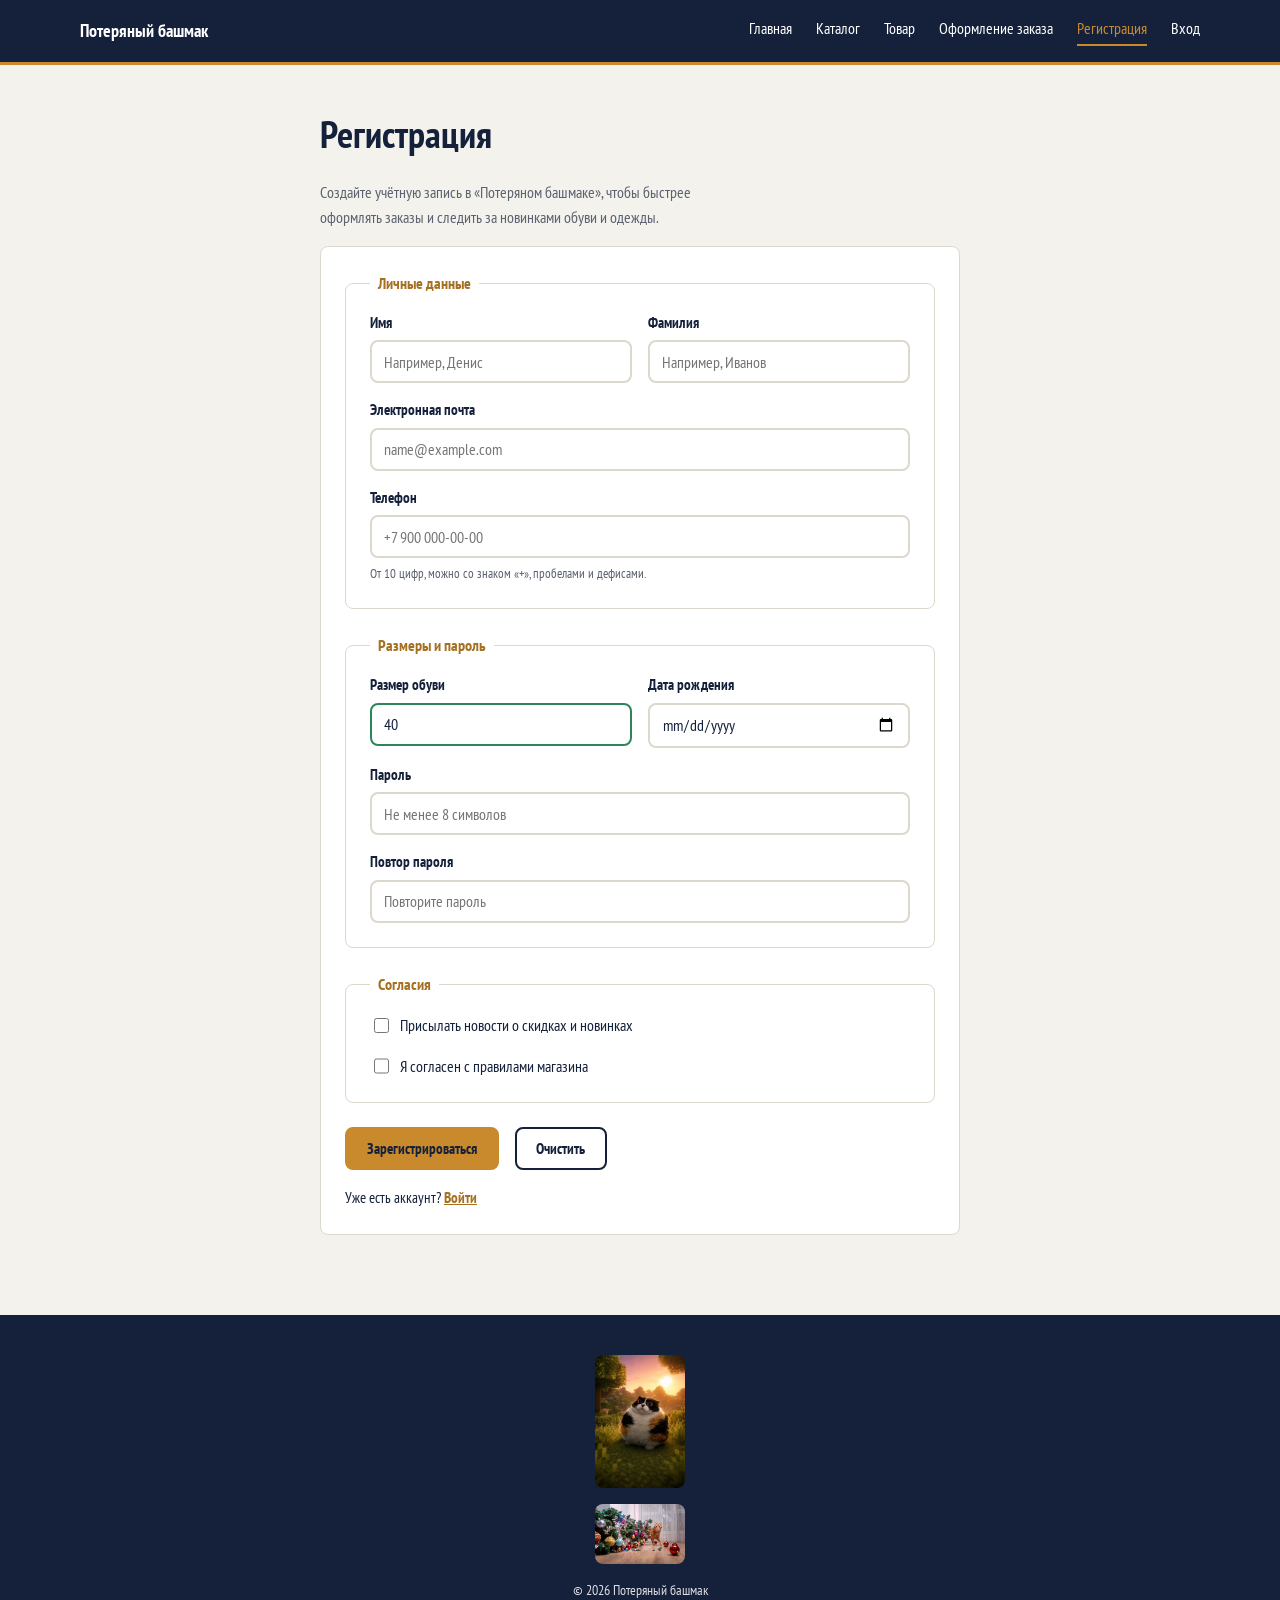
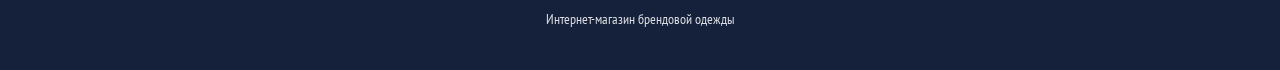
<file: pages/registration.html>
<!DOCTYPE html>
<html lang="ru">
<head>
    <meta charset="UTF-8">
    <meta name="viewport" content="width=device-width, initial-scale=1.0">
    <title>Регистрация — Потеряный башмак</title>
    <link rel="preconnect" href="https://fonts.googleapis.com">
    <link rel="preconnect" href="https://fonts.gstatic.com" crossorigin>
    <link rel="stylesheet" href="../css/style.css">
</head>
<body>
<header class="site-header">
    <div class="container">
        <div>
            <a href="../index.html" class="site-header__logo">Потеряный башмак</a>
        </div>

        <nav class="site-header__nav">
            <a href="../index.html" class="site-header__link">Главная</a>
            <a href="catalog.html" class="site-header__link">Каталог</a>
            <a href="product.html" class="site-header__link">Товар</a>
            <a href="order.html" class="site-header__link">Оформление заказа</a>
            <a href="registration.html" class="site-header__link site-header__link--active">Регистрация</a>
            <a href="login.html" class="site-header__link">Вход</a>
        </nav>
    </div>
</header>

<main>
    <section class="page-form">
        <div class="container">
            <h1>Регистрация</h1>
            <p class="page-form__lead">
                Создайте учётную запись в «Потеряном башмаке», чтобы быстрее оформлять заказы
                и следить за новинками обуви и одежды.
            </p>

            <form class="form" action="#" method="post">
                <fieldset class="form__fieldset">
                    <legend class="form__legend">Личные данные</legend>

                    <div class="form__grid">
                        <div class="form__row">
                            <label class="form__label" for="first-name">Имя</label>
                            <input class="form__input" type="text" id="first-name" name="first-name"
                                   placeholder="Например, Денис" required minlength="2" autocomplete="given-name">
                        </div>
                        <div class="form__row">
                            <label class="form__label" for="last-name">Фамилия</label>
                            <input class="form__input" type="text" id="last-name" name="last-name"
                                   placeholder="Например, Иванов" required minlength="2" autocomplete="family-name">
                        </div>
                    </div>

                    <div class="form__row">
                        <label class="form__label" for="email">Электронная почта</label>
                        <input class="form__input" type="email" id="email" name="email"
                               placeholder="name@example.com" required autocomplete="email">
                    </div>

                    <div class="form__row">
                        <label class="form__label" for="phone">Телефон</label>
                        <input class="form__input" type="tel" id="phone" name="phone"
                               placeholder="+7 900 000-00-00" required
                               pattern="[+]?[0-9\s()\-]{10,18}" autocomplete="tel">
                        <p class="form__hint">От 10 цифр, можно со знаком «+», пробелами и дефисами.</p>
                    </div>
                </fieldset>

                <fieldset class="form__fieldset">
                    <legend class="form__legend">Размеры и пароль</legend>

                    <div class="form__grid">
                        <div class="form__row">
                            <label class="form__label" for="shoe-size">Размер обуви</label>
                            <input class="form__input" type="number" id="shoe-size" name="shoe-size"
                                   min="34" max="47" value="40">
                        </div>
                        <div class="form__row">
                            <label class="form__label" for="birth-date">Дата рождения</label>
                            <input class="form__input" type="date" id="birth-date" name="birth-date"
                                   min="1920-01-01" max="2012-12-31">
                        </div>
                    </div>

                    <div class="form__row">
                        <label class="form__label" for="password">Пароль</label>
                        <input class="form__input" type="password" id="password" name="password"
                               placeholder="Не менее 8 символов" required minlength="8" autocomplete="new-password">
                    </div>

                    <div class="form__row">
                        <label class="form__label" for="password-repeat">Повтор пароля</label>
                        <input class="form__input" type="password" id="password-repeat" name="password-repeat"
                               placeholder="Повторите пароль" required minlength="8" autocomplete="new-password">
                    </div>
                </fieldset>

                <fieldset class="form__fieldset">
                    <legend class="form__legend">Согласия</legend>

                    <label class="form__choice form__choice--block">
                        <input type="checkbox" name="newsletter" value="yes">
                        Присылать новости о скидках и новинках
                    </label>

                    <label class="form__choice form__choice--block">
                        <input type="checkbox" name="agreement" value="yes" required>
                        Я согласен с правилами магазина
                    </label>
                </fieldset>

                <div class="form__actions">
                    <button type="submit" class="btn btn--primary">Зарегистрироваться</button>
                    <button type="reset" class="btn btn--outline">Очистить</button>
                </div>
                <p class="form__link">Уже есть аккаунт? <a href="login.html">Войти</a></p>
            </form>
        </div>
    </section>
</main>

<footer class="site-footer">
    <div class="container">
        <img src="../images/kotost.jpg" alt="Котость" class="site-footer__mascot">
        <img src="../images/kotost2.jpg" alt="Котость" class="site-footer__mascot">
        <p>© 2026 Потеряный башмак</p>
        <p>Интернет-магазин брендовой одежды</p>
    </div>
</footer>
</body>
</html>
</file>
<file: css/style.css>
@import url('https://fonts.googleapis.com/css2?family=PT+Sans+Narrow:wght@400;700&family=PT+Sans:ital,wght@0,400;0,700;1,400;1,700&display=swap');

.pt-sans-regular {
  font-family: "PT Sans", sans-serif;
  font-weight: 400;
  font-style: normal;
}

.pt-sans-bold {
  font-family: "PT Sans", sans-serif;
  font-weight: 700;
  font-style: normal;
}

.pt-sans-regular-italic {
  font-family: "PT Sans", sans-serif;
  font-weight: 400;
  font-style: italic;
}

.pt-sans-bold-italic {
  font-family: "PT Sans", sans-serif;
  font-weight: 700;
  font-style: italic;
}

:root {
  --color-ink: #15213b;      
  --color-bg: #f4f2ec;       
  --color-surface: #ffffff;  
  --color-muted: #5b6270;    
  --color-line: #ddd8cc;
  --color-ok: #2f855a;
  --color-error: #c53030;
  --color-accent: #c98a2e;   
  --color-accent-dark: #a5701f;

  --font-main: 'PT Sans Narrow', Arial, sans-serif;

  --space-xs: 0.5rem;
  --space-sm: 1rem;
  --space-md: 1.5rem;
  --space-lg: 2.5rem;

  --radius: 8px;
  --transition: 150ms ease;
  --content-width: 1180px;
}

*, *::before, *::after { box-sizing: border-box; }

body {
  margin: 0;
  font-family: var(--font-main);
  color: var(--color-ink);
  background: var(--color-bg);
  line-height: 1.55;
}

h1, h2, h3 { font-family: var(--font-main); font-weight: 700; margin: 0 0 var(--space-sm); }
h1 { font-size: clamp(1.6rem, 1.2rem + 2vw, 2.4rem); }
h2 { font-size: 1.3rem; }
h3 { font-size: 1.05rem; }

p { margin: 0 0 var(--space-sm); }
img { max-width: 100%; height: auto; display: block; }
a { color: inherit; }
ul { margin: 0; padding: 0; list-style: none; }
table { border-collapse: collapse; width: 100%; }

.container {
  width: 90%;
  max-width: var(--content-width);
  margin-inline: auto;
  padding-inline: var(--space-sm);
}

.btn {
  display: inline-block;
  font-family: var(--font-main);
  font-weight: 700;
  font-size: 0.95rem;
  text-decoration: none;
  padding: 0.65em 1.3em;
  border-radius: var(--radius);
  border: 2px solid var(--color-accent);
  cursor: pointer;
  transition: background-color var(--transition), color var(--transition), transform var(--transition);
}

.btn--primary { background: var(--color-accent); color: var(--color-ink); }
.btn--primary:hover { background: var(--color-accent-dark); transform: translateY(-2px); }

.btn--outline { background: transparent; border-color: var(--color-ink); color: var(--color-ink); }
.btn--outline:hover { background: var(--color-ink); border-color: var(--color-ink); color: var(--color-bg); transform: translateY(-2px); }

.btn:active { transform: translateY(0); }

.btn:focus-visible, a:focus-visible { outline: 2px solid var(--color-accent-dark); outline-offset: 2px; }

.site-header {
  background: var(--color-ink);
  border-bottom: 3px solid var(--color-accent);
}

.site-header .container {
  display: flex;
  flex-wrap: wrap;
  align-items: center;
  justify-content: space-between;
  gap: var(--space-xs) var(--space-md);
  padding-block: var(--space-sm);
}

.site-header__logo {
  font-weight: 700;
  font-size: 1.1rem;
  text-decoration: none;
  color: #ffffff;
}

.site-header__nav { display: flex; flex-wrap: wrap; gap: var(--space-md); }

.site-header__link {
  text-decoration: none;
  color: #ffffff;
  font-weight: 400;
  padding-bottom: 3px;
  border-bottom: 2px solid transparent;
  transition: color var(--transition), border-color var(--transition);
}

.site-header__link:hover,
.site-header__link--active {
  color: var(--color-accent);
  border-color: var(--color-accent);
}

.hero { padding-block: var(--space-lg); }
.hero__text {
  color: var(--color-muted);
  text-align: justify;
  hyphens: auto;
}

.hero .btn {
  display: block;        
  width: fit-content;    
  margin-inline: auto;   
}

.categories { padding-block: var(--space-md) var(--space-lg); }
.categories__title { margin-bottom: var(--space-md); }

.categories__grid {
  display: grid;
  grid-template-columns: repeat(auto-fit, minmax(220px, 1fr));
  gap: var(--space-md);
}

.category-card {
  background: var(--color-surface);
  border: 1px solid var(--color-line);
  border-radius: var(--radius);
  padding: var(--space-md);
  transition: transform var(--transition), box-shadow var(--transition);
}

.category-card:hover {
  transform: translateY(-3px);
  box-shadow: 0 6px 14px rgba(34, 41, 58, 0.08);
}

.category-card__title { margin-bottom: var(--space-xs); }
.category-card__text { color: var(--color-muted); font-size: 0.95rem; }

.catalog-intro { padding-block: var(--space-md); }

.catalog__grid {
  display: grid;
  grid-template-columns: repeat(auto-fill, minmax(260px, 1fr));
  gap: var(--space-md);
  padding-bottom: var(--space-lg);
}

.product-tile {
  display: flex;
  flex-direction: column;
  background: var(--color-surface);
  border: 1px solid var(--color-line);
  border-radius: var(--radius);
  overflow: hidden;
  transition: transform var(--transition), box-shadow var(--transition);
}

.product-tile:hover {
  transform: translateY(-3px);
  box-shadow: 0 6px 14px rgba(34, 41, 58, 0.08);
}

.product-tile__image { width: 100%; aspect-ratio: 4 / 5; object-fit: cover; }

.product-tile__body {
  padding: var(--space-sm);
  display: flex;
  flex-direction: column;
  gap: 0.3rem;
  flex-grow: 1;
}

.product-tile__title { font-size: 1rem; margin-bottom: 0.2rem; }
.product-tile__meta { margin: 0; font-size: 0.85rem; color: var(--color-muted); }
.product-tile__price { margin: 0.4rem 0 0.6rem; font-weight: 700; color: var(--color-accent-dark); }
.product-tile__link { margin-top: auto; align-self: flex-start; }

.product-card {
  display: flex;
  flex-direction: column;
  gap: var(--space-md);
  background: var(--color-surface);
  border: 1px solid var(--color-line);
  border-radius: var(--radius);
  padding: var(--space-md);
  scroll-margin-top: 5rem;
}

.product-card + .product-card { margin-top: var(--space-lg); }

@media (min-width: 768px) {
  .product-card { flex-direction: row; align-items: flex-start; }
  .product-card__media { flex: 0 0 38%; }
  .product-card__body { flex: 1 1 auto; min-width: 0; }
}

.product-card__image { width: 100%; aspect-ratio: 4 / 5; object-fit: cover; border-radius: var(--radius); }

.product-card__title {
  padding-bottom: var(--space-xs);
  margin-bottom: var(--space-sm);
  border-bottom: 3px solid var(--color-accent);
  display: inline-block;
}

.product-card__price strong { color: var(--color-accent-dark); }
.product-card__desc { color: var(--color-muted); }
.product-card__subtitle { margin-top: var(--space-md); }

.product-card__actions {
  display: flex;
  flex-wrap: wrap;
  gap: var(--space-sm);
  margin-top: var(--space-md);
}

.size-switcher { margin: var(--space-sm) 0; }

.size-switcher__label {
  display: block;
  font-size: 0.9rem;
  font-weight: 700;
  color: var(--color-muted);
  margin-bottom: 0.5rem;
}

.size-switcher__options { display: flex; flex-wrap: wrap; gap: 0.5rem; }

.size-switcher__input {
  position: absolute;
  opacity: 0;
  width: 1px;
  height: 1px;
  overflow: hidden;
}

.size-switcher__pill {
  display: inline-flex;
  align-items: center;
  justify-content: center;
  min-width: 2.4em;
  padding: 0.4em 0.6em;
  border: 2px solid var(--color-line);
  border-radius: var(--radius);
  font-weight: 700;
  color: var(--color-ink);
  cursor: pointer;
  transition: border-color var(--transition), background-color var(--transition), color var(--transition);
}

.size-switcher__pill:hover { border-color: var(--color-accent); }

.size-switcher__input:checked + .size-switcher__pill {
  background: var(--color-ink);
  border-color: var(--color-ink);
  color: var(--color-accent);
}

.size-switcher__input:focus-visible + .size-switcher__pill {
  outline: 2px solid var(--color-accent-dark);
  outline-offset: 2px;
}

.table-scroll { width: 100%; overflow-x: auto; }
.spec-table { font-size: 0.92rem; min-width: 320px; }

.spec-table th {
  background: var(--color-ink);
  color: #ffffff;
  text-align: left;
  padding: 0.6em 0.8em;
  font-weight: 700;
}

.spec-table td { padding: 0.6em 0.8em; border-bottom: 1px solid var(--color-line); }
.spec-table tr:nth-child(even) { background: var(--color-bg); }
.spec-table tr:nth-child(odd)  { background: var(--color-surface); }

.advantages { display: flex; flex-direction: column; gap: 0.4rem; }

.advantages__item {
  position: relative;
  padding-left: 1.3em;
  color: var(--color-muted);
}

.advantages__item::before {
  content: '✓';
  position: absolute;
  left: 0;
  color: var(--color-accent-dark);
  font-weight: 700;
}

.site-footer { background: var(--color-ink); margin-top: var(--space-lg); }

.site-footer .container {
  padding-block: var(--space-lg);
  display: flex;
  flex-direction: column;
  align-items: center;
  gap: var(--space-xs);
  text-align: center;
}

.site-footer__mascot { width: 90px; border-radius: var(--radius); margin-bottom: var(--space-xs); }
.site-footer p { margin: 0; font-size: 0.85rem; color: #ffffff; opacity: 0.85; }



.page-form { --form-w: 640px; padding-block: var(--space-lg); }
.page-form--narrow { --form-w: 440px; }
.page-form--wide { --form-w: 760px; }
.page-form .container { max-width: calc(var(--form-w) + 2 * var(--space-sm)); }
.page-form__lead { color: var(--color-muted); max-width: 60ch; }

.form {
  width: 100%;
  background: var(--color-surface);
  border: 1px solid var(--color-line);
  border-radius: var(--radius);
  padding: var(--space-md);
}

.form__row { display: flex; flex-direction: column; gap: 0.35rem; margin-bottom: var(--space-sm); }
.form__grid { display: grid; grid-template-columns: repeat(auto-fit, minmax(220px, 1fr)); gap: 0 var(--space-sm); }

.form__label { font-weight: 700; font-size: 0.92rem; }
.form__hint { margin: 0; font-size: 0.82rem; color: var(--color-muted); }

.form__input,
.form__select,
.form__textarea {
  width: 100%;
  font-family: var(--font-main);
  font-size: 1rem;
  color: var(--color-ink);
  background: #fff;
  padding: 0.6em 0.75em;
  border: 2px solid var(--color-line);
  border-radius: var(--radius);
  transition: border-color var(--transition), box-shadow var(--transition);
}
.form__textarea { min-height: 7rem; resize: vertical; }

.form__input:focus,
.form__select:focus,
.form__textarea:focus {
  outline: none;
  border-color: var(--color-accent);
  box-shadow: 0 0 0 3px rgba(201, 138, 46, 0.25);
}

.form__input:not(:placeholder-shown):valid { border-color: var(--color-ok); }
.form__input:not(:placeholder-shown):invalid { border-color: var(--color-error); }
.form__select:valid { border-color: var(--color-ok); }
.form__input[type="number"]:valid { border-color: var(--color-ok); }
.form__input[type="date"]:valid { border-color: var(--color-line); }
.form__input[type="date"]:required:valid { border-color: var(--color-ok); }

.form__fieldset {
  border: 1px solid var(--color-line);
  border-radius: var(--radius);
  padding: var(--space-sm) var(--space-md) var(--space-xs);
  margin: 0 0 var(--space-md);
  min-width: 0;
}
.form__legend {
  padding-inline: 0.5em;
  font-weight: 700;
  color: var(--color-accent-dark);
}

.form__choices { display: flex; flex-wrap: wrap; gap: 0.4rem var(--space-md); margin-bottom: var(--space-sm); }
.form__choice { display: inline-flex; align-items: center; gap: 0.5em; cursor: pointer; }
.form__choice input { width: 1.15em; height: 1.15em; accent-color: var(--color-accent-dark); cursor: pointer; }
.form__choice input:focus-visible { outline: 2px solid var(--color-accent-dark); outline-offset: 2px; }
.form__choice--block { display: flex; margin-bottom: var(--space-sm); }

.form__actions { display: flex; flex-wrap: wrap; align-items: center; gap: var(--space-sm); margin-top: var(--space-sm); }
.form__link { margin: var(--space-sm) 0 0; font-size: 0.95rem; }
.form__link a { color: var(--color-accent-dark); font-weight: 700; }

.form__total { font-size: 1.05rem; }

@media (max-width: 480px) {
  .form { padding: var(--space-sm); }
  .form__fieldset { padding-inline: var(--space-sm); }
  .form__actions .btn { width: 100%; text-align: center; }
}

@media (prefers-reduced-motion: reduce) {
  * { transition: none !important; }
}
</file>
